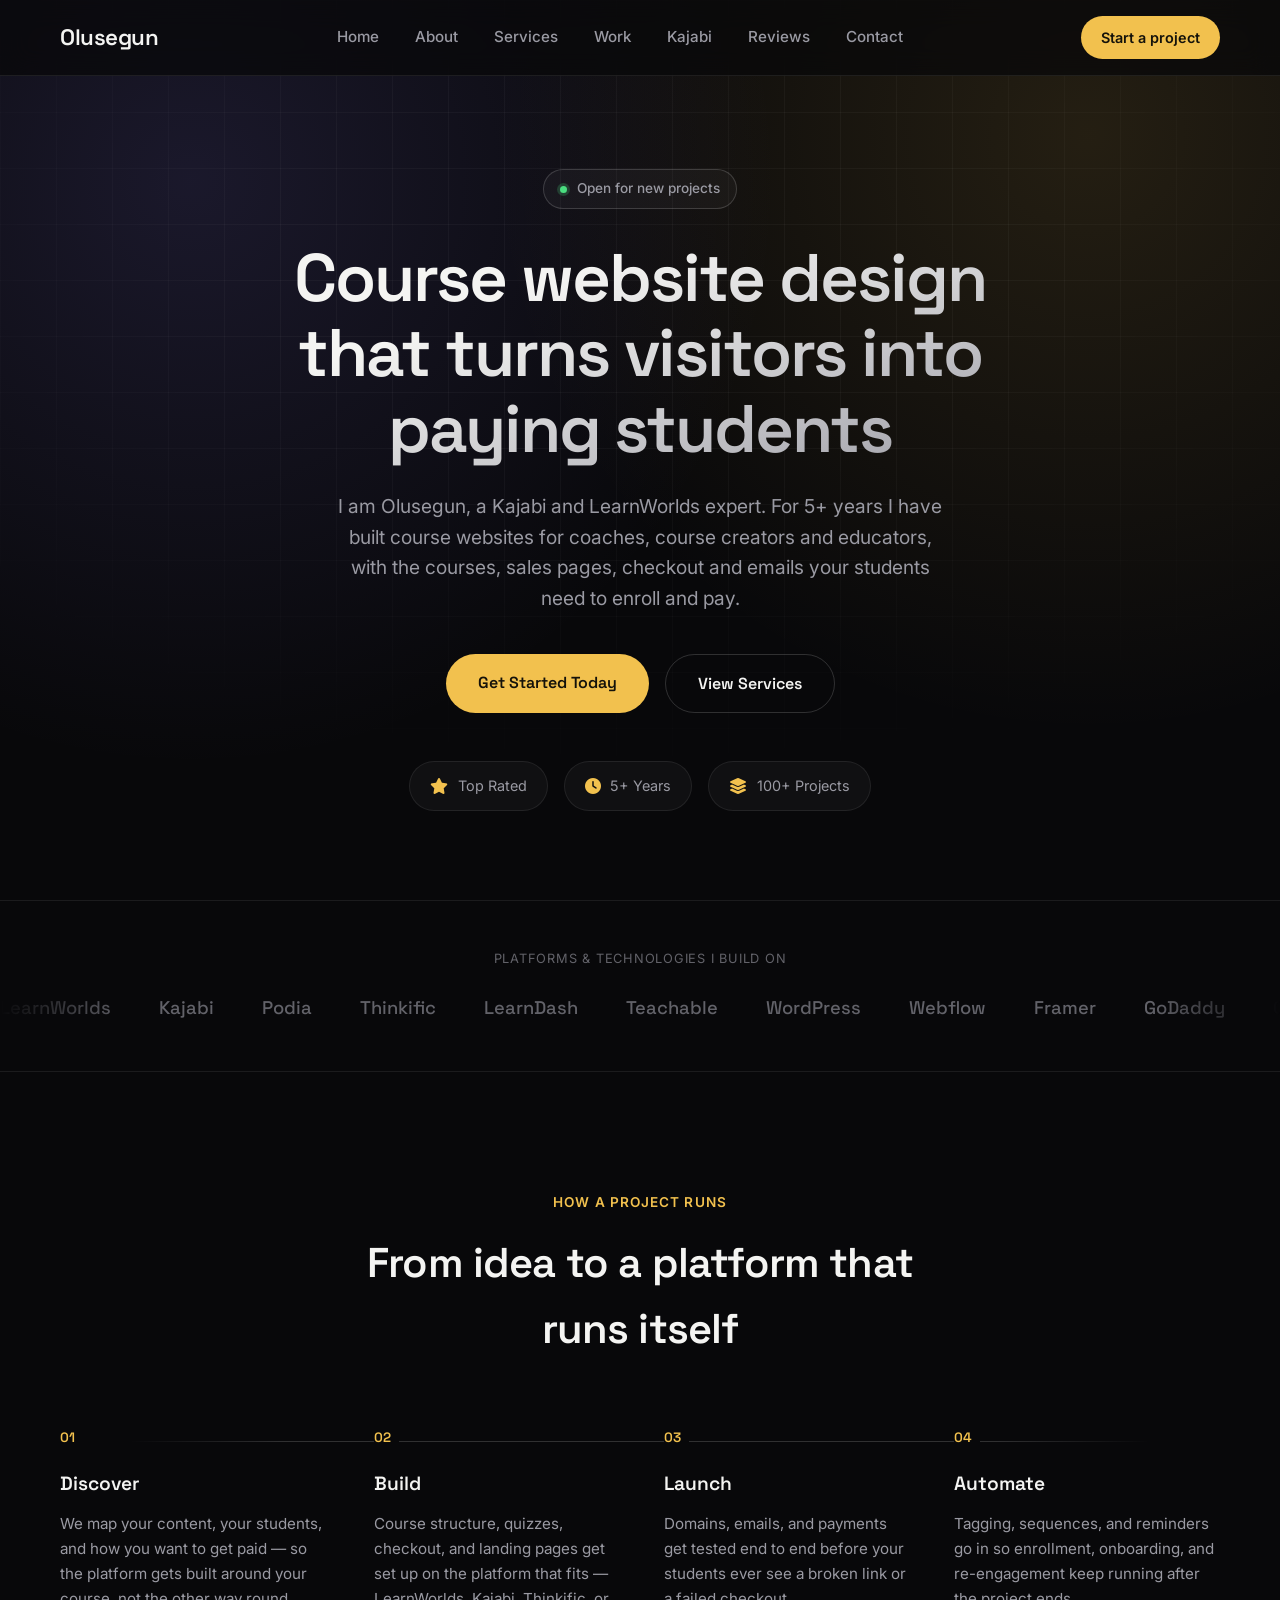
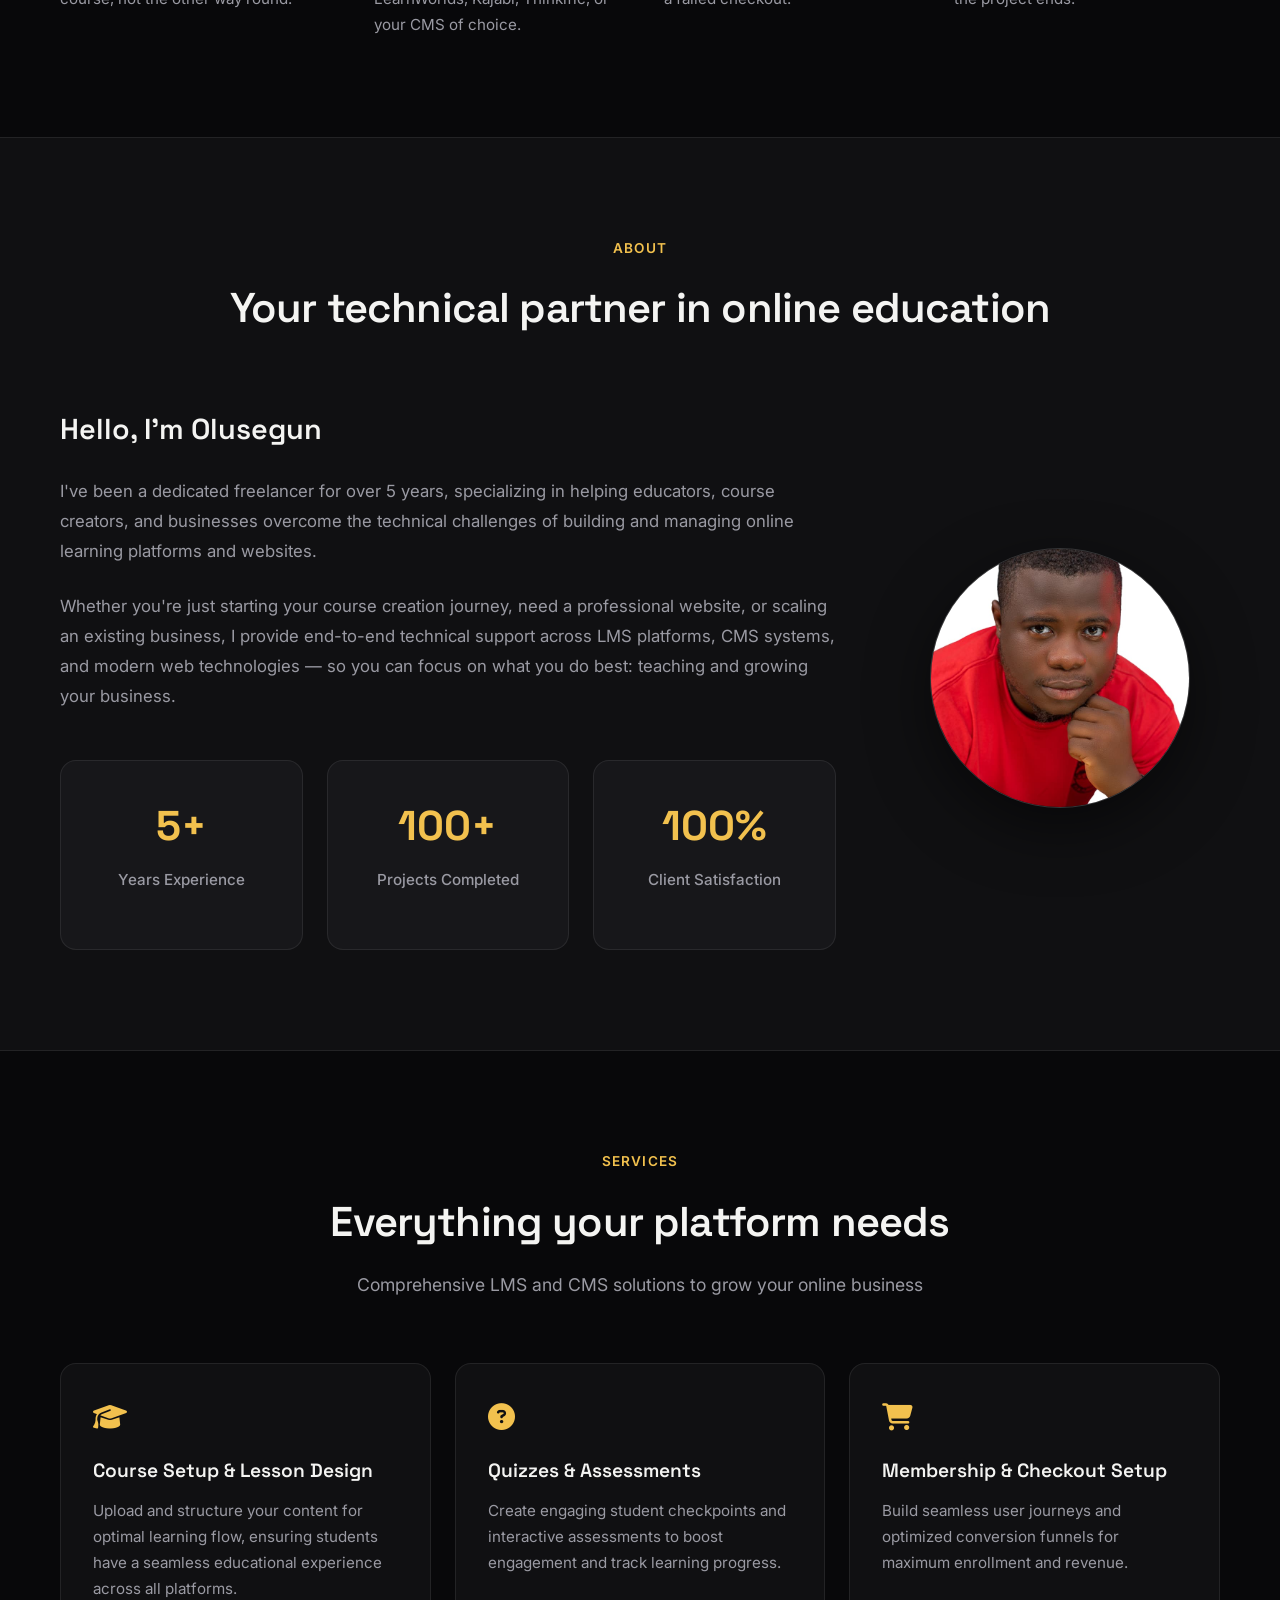
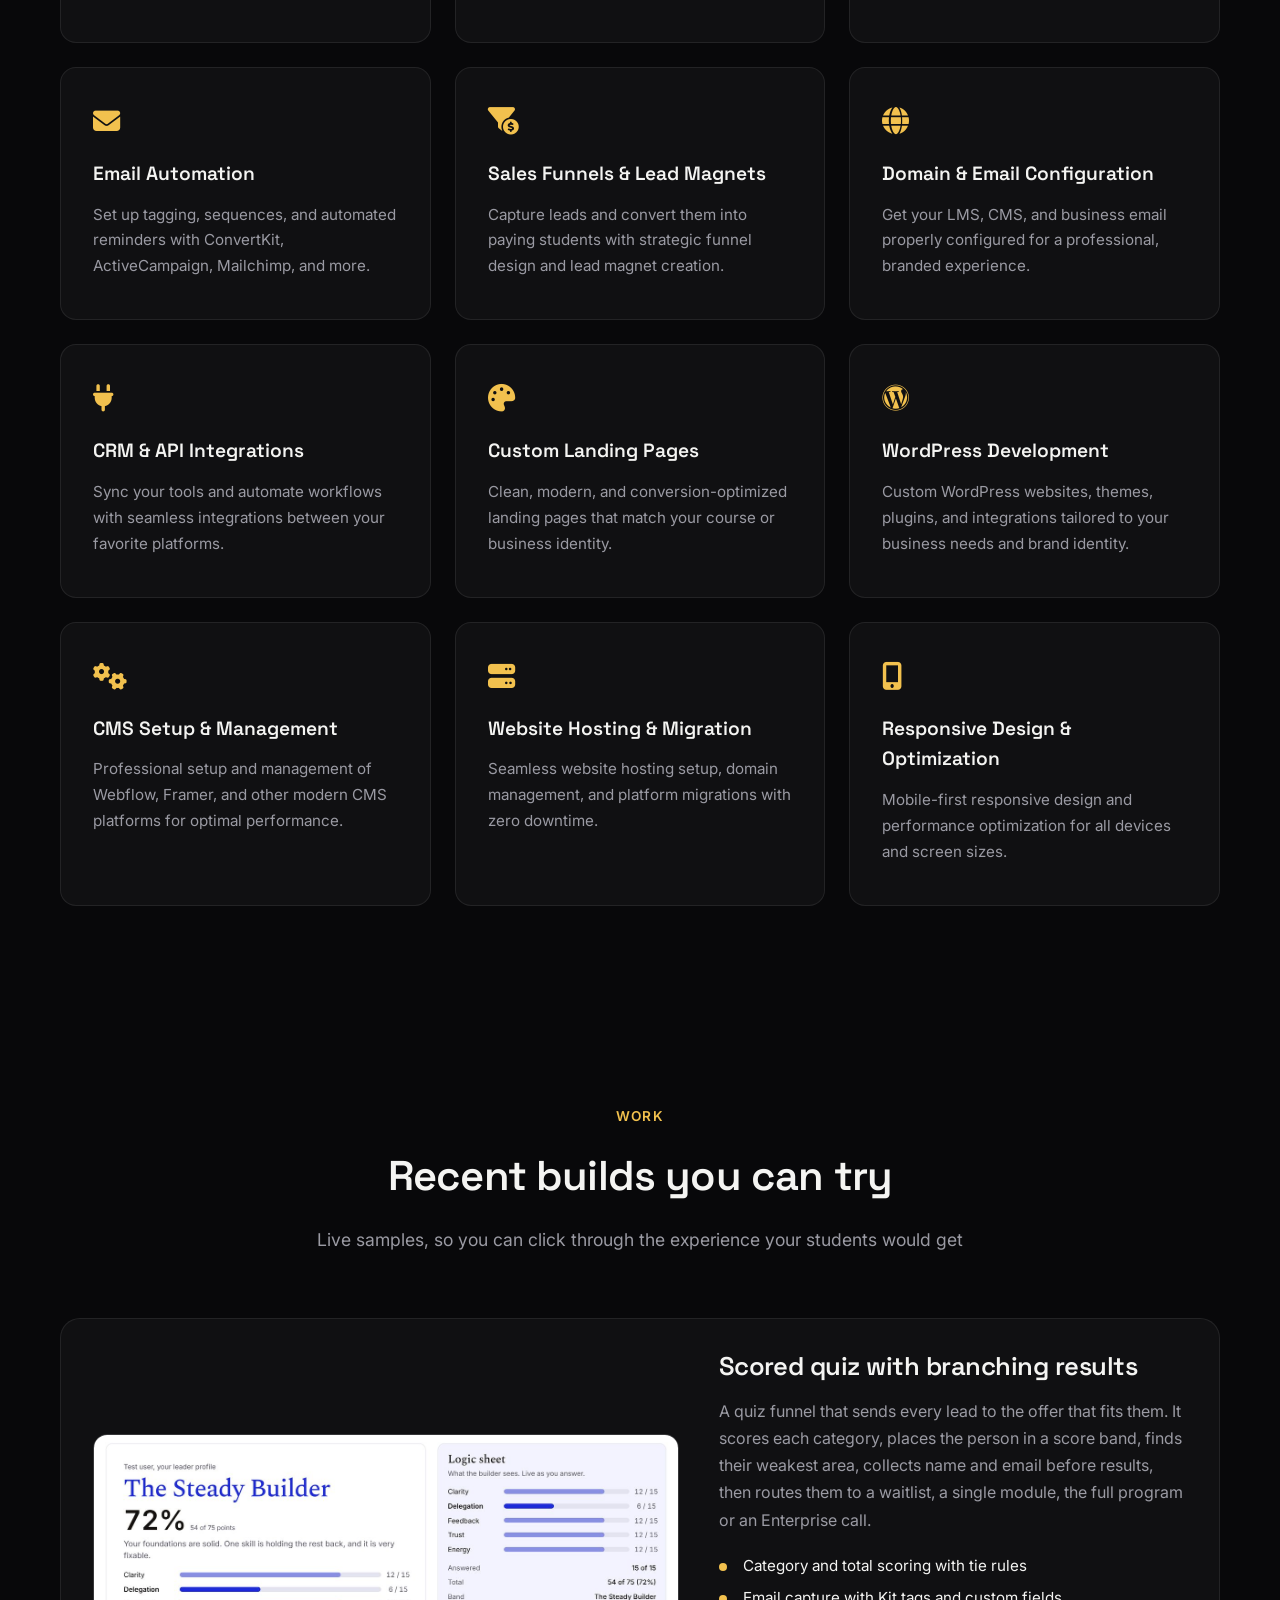
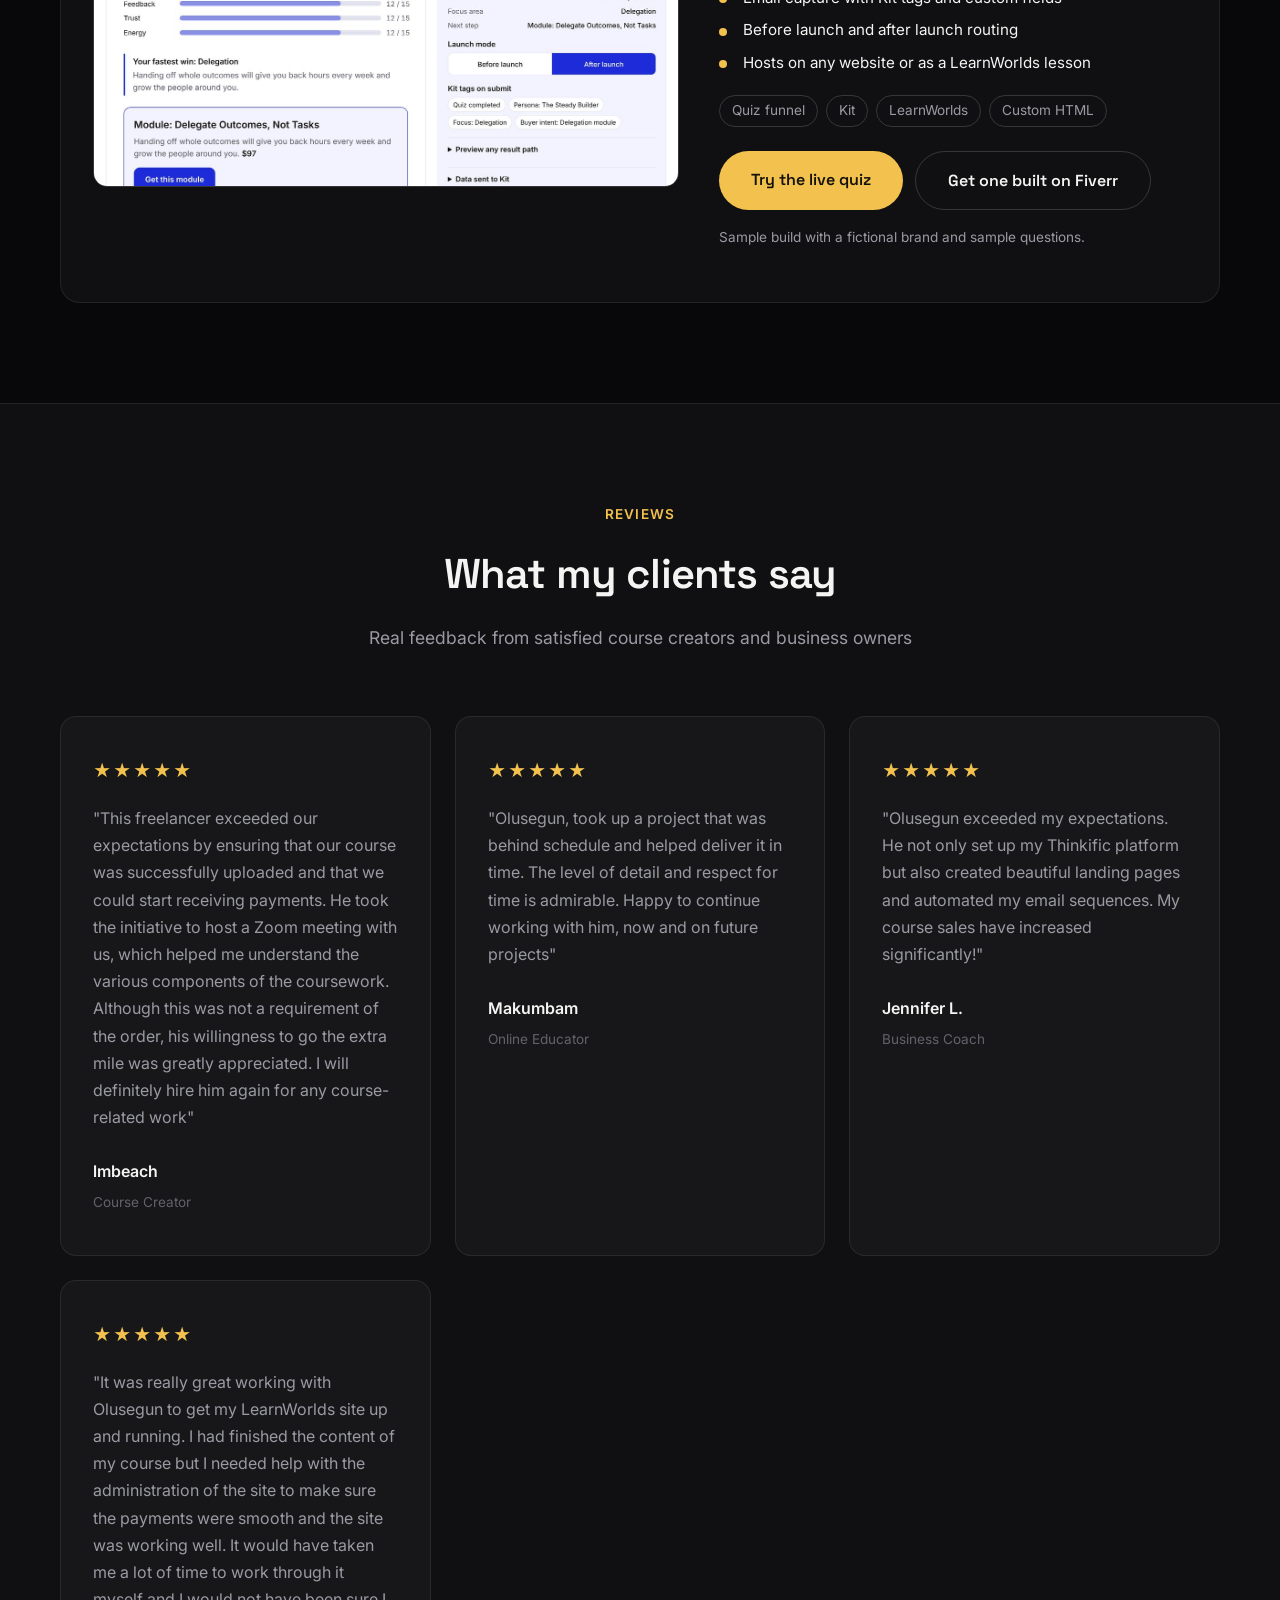
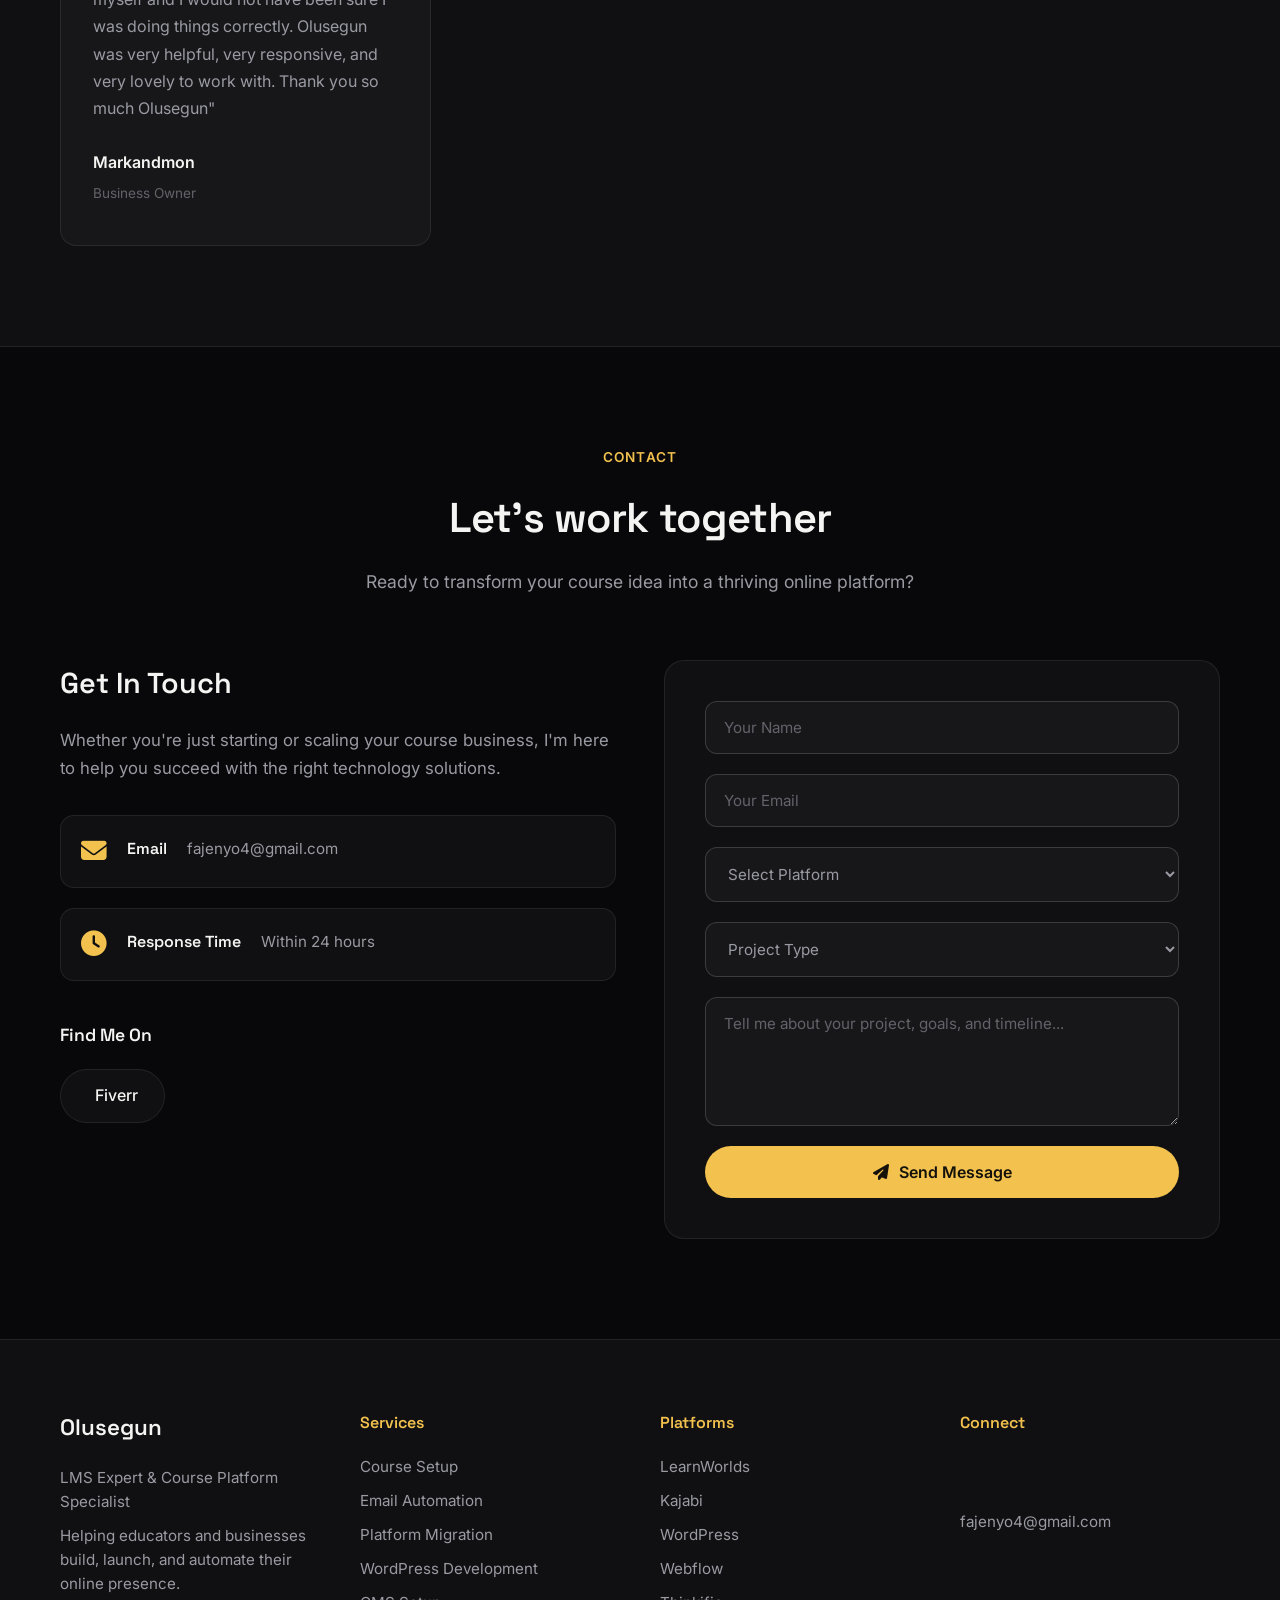
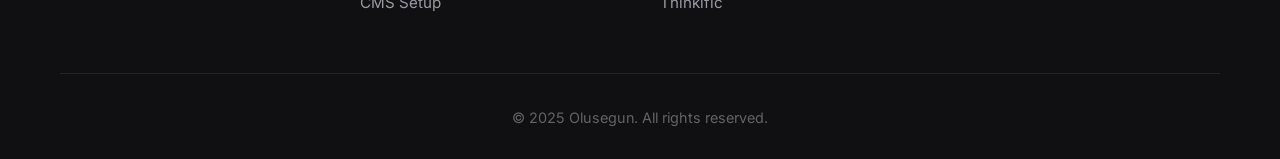
<file: index.html>
<!DOCTYPE html>
<html lang="en">
<head>
    <!-- Google Analytics -->
    <script async src="https://www.googletagmanager.com/gtag/js?id=G-HHCS1JF4HY"></script>
    <script>
        window.dataLayer = window.dataLayer || [];
        function gtag(){dataLayer.push(arguments);}
        gtag('js', new Date());
        gtag('config', 'G-HHCS1JF4HY');
        // Track clicks on any Fiverr link as a lead event
        document.addEventListener('click', function (e) {
            var link = e.target.closest ? e.target.closest('a[href*="fiverr.com"]') : null;
            if (!link) return;
            gtag('event', 'fiverr_click', {
                link_url: link.href,
                link_text: (link.textContent || '').trim().slice(0, 60),
                page_path: location.pathname,
                transport_type: 'beacon'
            });
        });
    </script>
    <meta charset="UTF-8">
    <meta name="viewport" content="width=device-width, initial-scale=1.0">
    <title>Kajabi &amp; LearnWorlds Expert | Course Website Design | Olusegun</title>
    <meta name="description" content="I design and build Kajabi and LearnWorlds course websites for coaches and educators: courses, sales pages, checkout and emails, all tested before launch.">
    <meta name="theme-color" content="#08080a">
    <link rel="preconnect" href="https://fonts.googleapis.com">
    <link rel="preconnect" href="https://fonts.gstatic.com" crossorigin>
    <link href="https://fonts.googleapis.com/css2?family=Space+Grotesk:wght@500;600;700&family=Inter:wght@300;400;500;600;700&display=swap" rel="stylesheet">
    <link rel="stylesheet" href="https://cdnjs.cloudflare.com/ajax/libs/font-awesome/6.4.0/css/all.min.css">
    <link rel="stylesheet" href="styles.css">
</head>
<body>
    <nav class="navbar">
        <div class="container">
            <div class="nav-logo"><h3>Olusegun</h3></div>
            <div class="nav-menu" id="navMenu">
                <a href="#home">Home</a>
                <a href="#about">About</a>
                <a href="#services">Services</a>
                <a href="#work">Work</a>
                <a href="/kajabi-expert">Kajabi</a>
                <a href="#testimonials">Reviews</a>
                <a href="#contact">Contact</a>
            </div>
            <a href="#contact" class="nav-cta">Start a project</a>
            <div class="nav-toggle" id="navToggle">
                <span></span><span></span><span></span>
            </div>
        </div>
    </nav>

    <section id="home" class="hero">
        <div class="container">
            <div class="hero-content">
                <a href="#contact" class="eyebrow">
                    <span class="eyebrow-dot"></span> Open for new projects
                </a>
                <h1>Course website design that turns visitors into paying students</h1>
                <p>I am Olusegun, a Kajabi and LearnWorlds expert. For 5+ years I have built course websites for coaches, course creators and educators, with the courses, sales pages, checkout and emails your students need to enroll and pay.</p>
                <div class="hero-buttons">
                    <a href="#contact" class="btn-primary">Get Started Today</a>
                    <a href="#services" class="btn-secondary">View Services</a>
                </div>
                <div class="badges">
                    <div><i class="fas fa-star"></i> Top Rated</div>
                    <div><i class="fas fa-clock"></i> 5+ Years</div>
                    <div><i class="fas fa-layer-group"></i> 100+ Projects</div>
                </div>
            </div>
        </div>
    </section>

    <section class="marquee-section">
        <div class="marquee-label">Platforms &amp; technologies I build on</div>
        <div class="marquee">
            <div class="marquee-track">
                <span>LearnWorlds</span><span>Kajabi</span><span>Podia</span><span>Thinkific</span>
                <span>LearnDash</span><span>Teachable</span><span>WordPress</span><span>Webflow</span>
                <span>Framer</span><span>GoDaddy</span><span>ConvertKit</span><span>ActiveCampaign</span>
                <span>Mailchimp</span><span>Elementor</span><span>Divi</span><span>Shopify</span>
                <span>WooCommerce</span><span>Squarespace</span>
            </div>
            <div class="marquee-track" aria-hidden="true">
                <span>LearnWorlds</span><span>Kajabi</span><span>Podia</span><span>Thinkific</span>
                <span>LearnDash</span><span>Teachable</span><span>WordPress</span><span>Webflow</span>
                <span>Framer</span><span>GoDaddy</span><span>ConvertKit</span><span>ActiveCampaign</span>
                <span>Mailchimp</span><span>Elementor</span><span>Divi</span><span>Shopify</span>
                <span>WooCommerce</span><span>Squarespace</span>
            </div>
        </div>
    </section>

    <section class="process">
        <div class="container">
            <p class="eyebrow-label">How a project runs</p>
            <h2>From idea to a platform that runs itself</h2>
            <div class="process-grid">
                <div class="process-step">
                    <span class="process-index">01</span>
                    <h3>Discover</h3>
                    <p>We map your content, your students, and how you want to get paid — so the platform gets built around your course, not the other way round.</p>
                </div>
                <div class="process-step">
                    <span class="process-index">02</span>
                    <h3>Build</h3>
                    <p>Course structure, quizzes, checkout, and landing pages get set up on the platform that fits — LearnWorlds, Kajabi, Thinkific, or your CMS of choice.</p>
                </div>
                <div class="process-step">
                    <span class="process-index">03</span>
                    <h3>Launch</h3>
                    <p>Domains, emails, and payments get tested end to end before your students ever see a broken link or a failed checkout.</p>
                </div>
                <div class="process-step">
                    <span class="process-index">04</span>
                    <h3>Automate</h3>
                    <p>Tagging, sequences, and reminders go in so enrollment, onboarding, and re-engagement keep running after the project ends.</p>
                </div>
            </div>
        </div>
    </section>

    <section id="about" class="about">
        <div class="container">
            <p class="eyebrow-label">About</p>
            <h2>Your technical partner in online education</h2>
            <div class="about-content">
                <div class="about-text">
                    <h3>Hello, I'm Olusegun</h3>
                    <p>I've been a dedicated freelancer for over 5 years, specializing in helping educators, course creators, and businesses overcome the technical challenges of building and managing online learning platforms and websites.</p>
                    <p>Whether you're just starting your course creation journey, need a professional website, or scaling an existing business, I provide end-to-end technical support across LMS platforms, CMS systems, and modern web technologies — so you can focus on what you do best: teaching and growing your business.</p>
                    <div class="stats">
                        <div><h4>5+</h4><p>Years Experience</p></div>
                        <div><h4>100+</h4><p>Projects Completed</p></div>
                        <div><h4>100%</h4><p>Client Satisfaction</p></div>
                    </div>
                </div>
                <div class="about-image">
                    <img src="profile.jpg" alt="Olusegun - LMS Expert" class="profile-image">
                </div>
            </div>
        </div>
    </section>

    <section id="services" class="services">
        <div class="container">
            <p class="eyebrow-label">Services</p>
            <h2>Everything your platform needs</h2>
            <p class="subtitle">Comprehensive LMS and CMS solutions to grow your online business</p>
            <div class="services-grid">
                <div class="service-card">
                    <i class="fas fa-graduation-cap"></i>
                    <h3>Course Setup &amp; Lesson Design</h3>
                    <p>Upload and structure your content for optimal learning flow, ensuring students have a seamless educational experience across all platforms.</p>
                </div>
                <div class="service-card">
                    <i class="fas fa-question-circle"></i>
                    <h3>Quizzes &amp; Assessments</h3>
                    <p>Create engaging student checkpoints and interactive assessments to boost engagement and track learning progress.</p>
                </div>
                <div class="service-card">
                    <i class="fas fa-shopping-cart"></i>
                    <h3>Membership &amp; Checkout Setup</h3>
                    <p>Build seamless user journeys and optimized conversion funnels for maximum enrollment and revenue.</p>
                </div>
                <div class="service-card">
                    <i class="fas fa-envelope"></i>
                    <h3>Email Automation</h3>
                    <p>Set up tagging, sequences, and automated reminders with ConvertKit, ActiveCampaign, Mailchimp, and more.</p>
                </div>
                <div class="service-card">
                    <i class="fas fa-funnel-dollar"></i>
                    <h3>Sales Funnels &amp; Lead Magnets</h3>
                    <p>Capture leads and convert them into paying students with strategic funnel design and lead magnet creation.</p>
                </div>
                <div class="service-card">
                    <i class="fas fa-globe"></i>
                    <h3>Domain &amp; Email Configuration</h3>
                    <p>Get your LMS, CMS, and business email properly configured for a professional, branded experience.</p>
                </div>
                <div class="service-card">
                    <i class="fas fa-plug"></i>
                    <h3>CRM &amp; API Integrations</h3>
                    <p>Sync your tools and automate workflows with seamless integrations between your favorite platforms.</p>
                </div>
                <div class="service-card">
                    <i class="fas fa-palette"></i>
                    <h3>Custom Landing Pages</h3>
                    <p>Clean, modern, and conversion-optimized landing pages that match your course or business identity.</p>
                </div>
                <div class="service-card">
                    <i class="fab fa-wordpress"></i>
                    <h3>WordPress Development</h3>
                    <p>Custom WordPress websites, themes, plugins, and integrations tailored to your business needs and brand identity.</p>
                </div>
                <div class="service-card">
                    <i class="fas fa-cogs"></i>
                    <h3>CMS Setup &amp; Management</h3>
                    <p>Professional setup and management of Webflow, Framer, and other modern CMS platforms for optimal performance.</p>
                </div>
                <div class="service-card">
                    <i class="fas fa-server"></i>
                    <h3>Website Hosting &amp; Migration</h3>
                    <p>Seamless website hosting setup, domain management, and platform migrations with zero downtime.</p>
                </div>
                <div class="service-card">
                    <i class="fas fa-mobile-alt"></i>
                    <h3>Responsive Design &amp; Optimization</h3>
                    <p>Mobile-first responsive design and performance optimization for all devices and screen sizes.</p>
                </div>
            </div>
        </div>
    </section>

    <section id="work" class="work">
        <div class="container">
            <p class="eyebrow-label">Work</p>
            <h2>Recent builds you can try</h2>
            <p class="subtitle">Live samples, so you can click through the experience your students would get</p>
            <article class="work-feature">
                <a class="work-shot" href="https://leadership-scorecard-demo.netlify.app/" target="_blank" rel="noopener">
                    <img src="work-scorecard.jpg" width="1280" height="769" loading="lazy" alt="Team Leader Scorecard quiz showing a result profile, category scores and the live logic sheet">
                </a>
                <div class="work-body">
                    <h3>Scored quiz with branching results</h3>
                    <p>A quiz funnel that sends every lead to the offer that fits them. It scores each category, places the person in a score band, finds their weakest area, collects name and email before results, then routes them to a waitlist, a single module, the full program or an Enterprise call.</p>
                    <ul class="work-points">
                        <li>Category and total scoring with tie rules</li>
                        <li>Email capture with Kit tags and custom fields</li>
                        <li>Before launch and after launch routing</li>
                        <li>Hosts on any website or as a LearnWorlds lesson</li>
                    </ul>
                    <div class="work-tags"><span>Quiz funnel</span><span>Kit</span><span>LearnWorlds</span><span>Custom HTML</span></div>
                    <div class="work-actions">
                        <a href="https://leadership-scorecard-demo.netlify.app/" target="_blank" rel="noopener" class="btn-primary">Try the live quiz</a>
                        <a href="https://www.fiverr.com/salesthrive" target="_blank" rel="noopener" class="btn-secondary">Get one built on Fiverr</a>
                    </div>
                    <p class="work-note">Sample build with a fictional brand and sample questions.</p>
                </div>
            </article>
        </div>
    </section>

    <section id="testimonials" class="testimonials">
        <div class="container">
            <p class="eyebrow-label">Reviews</p>
            <h2>What my clients say</h2>
            <p class="subtitle">Real feedback from satisfied course creators and business owners</p>
            <div class="testimonials-grid">
                <div class="testimonial">
                    <div class="stars">★★★★★</div>
                    <p>"This freelancer exceeded our expectations by ensuring that our course was successfully uploaded and that we could start receiving payments. He took the initiative to host a Zoom meeting with us, which helped me understand the various components of the coursework. Although this was not a requirement of the order, his willingness to go the extra mile was greatly appreciated. I will definitely hire him again for any course-related work"</p>
                    <strong>lmbeach</strong>
                    <span>Course Creator</span>
                </div>
                <div class="testimonial">
                    <div class="stars">★★★★★</div>
                    <p>"Olusegun, took up a project that was behind schedule and helped deliver it in time. The level of detail and respect for time is admirable. Happy to continue working with him, now and on future projects"</p>
                    <strong>Makumbam</strong>
                    <span>Online Educator</span>
                </div>
                <div class="testimonial">
                    <div class="stars">★★★★★</div>
                    <p>"Olusegun exceeded my expectations. He not only set up my Thinkific platform but also created beautiful landing pages and automated my email sequences. My course sales have increased significantly!"</p>
                    <strong>Jennifer L.</strong>
                    <span>Business Coach</span>
                </div>
                <div class="testimonial">
                    <div class="stars">★★★★★</div>
                    <p>"It was really great working with Olusegun to get my LearnWorlds site up and running. I had finished the content of my course but I needed help with the administration of the site to make sure the payments were smooth and the site was working well. It would have taken me a lot of time to work through it myself and I would not have been sure I was doing things correctly. Olusegun was very helpful, very responsive, and very lovely to work with. Thank you so much Olusegun"</p>
                    <strong>Markandmon</strong>
                    <span>Business Owner</span>
                </div>
            </div>
        </div>
    </section>

    <section id="contact" class="contact">
        <div class="container">
            <p class="eyebrow-label">Contact</p>
            <h2>Let's work together</h2>
            <p class="subtitle">Ready to transform your course idea into a thriving online platform?</p>
            <div class="contact-grid">
                <div class="contact-info">
                    <h3>Get In Touch</h3>
                    <p>Whether you're just starting or scaling your course business, I'm here to help you succeed with the right technology solutions.</p>
                    <div class="contact-methods">
                        <div><i class="fas fa-envelope"></i><div><h4>Email</h4><p>fajenyo4@gmail.com</p></div></div>
                        <div><i class="fas fa-clock"></i><div><h4>Response Time</h4><p>Within 24 hours</p></div></div>
                    </div>
                    <div class="platform-links">
                        <h4>Find Me On</h4>
                        <a href="https://www.fiverr.com/salesthrive" target="_blank" class="platform-btn">
                            <i class="fab fa-fiverr"></i> Fiverr
                        </a>
                    </div>
                </div>
                <form id="contactForm" class="contact-form">
                    <input type="text" name="name" placeholder="Your Name" required>
                    <input type="email" name="email" placeholder="Your Email" required>
                    <select name="platform" required>
                        <option value="">Select Platform</option>
                        <option>LearnWorlds</option>
                        <option>Kajabi</option>
                        <option>Thinkific</option>
                        <option>Teachable</option>
                        <option>Podia</option>
                        <option>LearnDash</option>
                        <option>WordPress</option>
                        <option>Webflow</option>
                        <option>Framer</option>
                        <option>GoDaddy</option>
                        <option>Other</option>
                    </select>
                    <select name="project" required>
                        <option value="">Project Type</option>
                        <option>Platform Setup</option>
                        <option>Platform Migration</option>
                        <option>Email Automation</option>
                        <option>Landing Page Design</option>
                        <option>WordPress Development</option>
                        <option>CMS Setup</option>
                        <option>Website Hosting</option>
                        <option>CRM Integration</option>
                        <option>Consultation</option>
                        <option>Other</option>
                    </select>
                    <textarea name="message" rows="5" placeholder="Tell me about your project, goals, and timeline..." required></textarea>
                    <button type="submit" class="btn-primary"><i class="fas fa-paper-plane"></i> Send Message</button>
                </form>
            </div>
        </div>
    </section>

    <footer>
        <div class="container">
            <div class="footer-content">
                <div>
                    <h3>Olusegun</h3>
                    <p>LMS Expert &amp; Course Platform Specialist</p>
                    <p>Helping educators and businesses build, launch, and automate their online presence.</p>
                </div>
                <div>
                    <h4>Services</h4>
                    <p>Course Setup</p>
                    <p>Email Automation</p>
                    <p>Platform Migration</p>
                    <p>WordPress Development</p>
                    <p>CMS Setup</p>
                </div>
                <div>
                    <h4>Platforms</h4>
                    <p>LearnWorlds</p>
                    <p><a href="/kajabi-expert" style="font-size:inherit;margin:0;text-decoration:none;">Kajabi</a></p>
                    <p>WordPress</p>
                    <p>Webflow</p>
                    <p>Thinkific</p>
                </div>
                <div>
                    <h4>Connect</h4>
                    <a href="https://www.fiverr.com/salesthrive" target="_blank"><i class="fab fa-fiverr"></i></a>
                    <p style="margin-top: 1rem;">fajenyo4@gmail.com</p>
                </div>
            </div>
            <p class="footer-bottom">&copy; 2025 Olusegun. All rights reserved.</p>
        </div>
    </footer>

    <script src="script.js"></script>
</body>
</html>
</file>
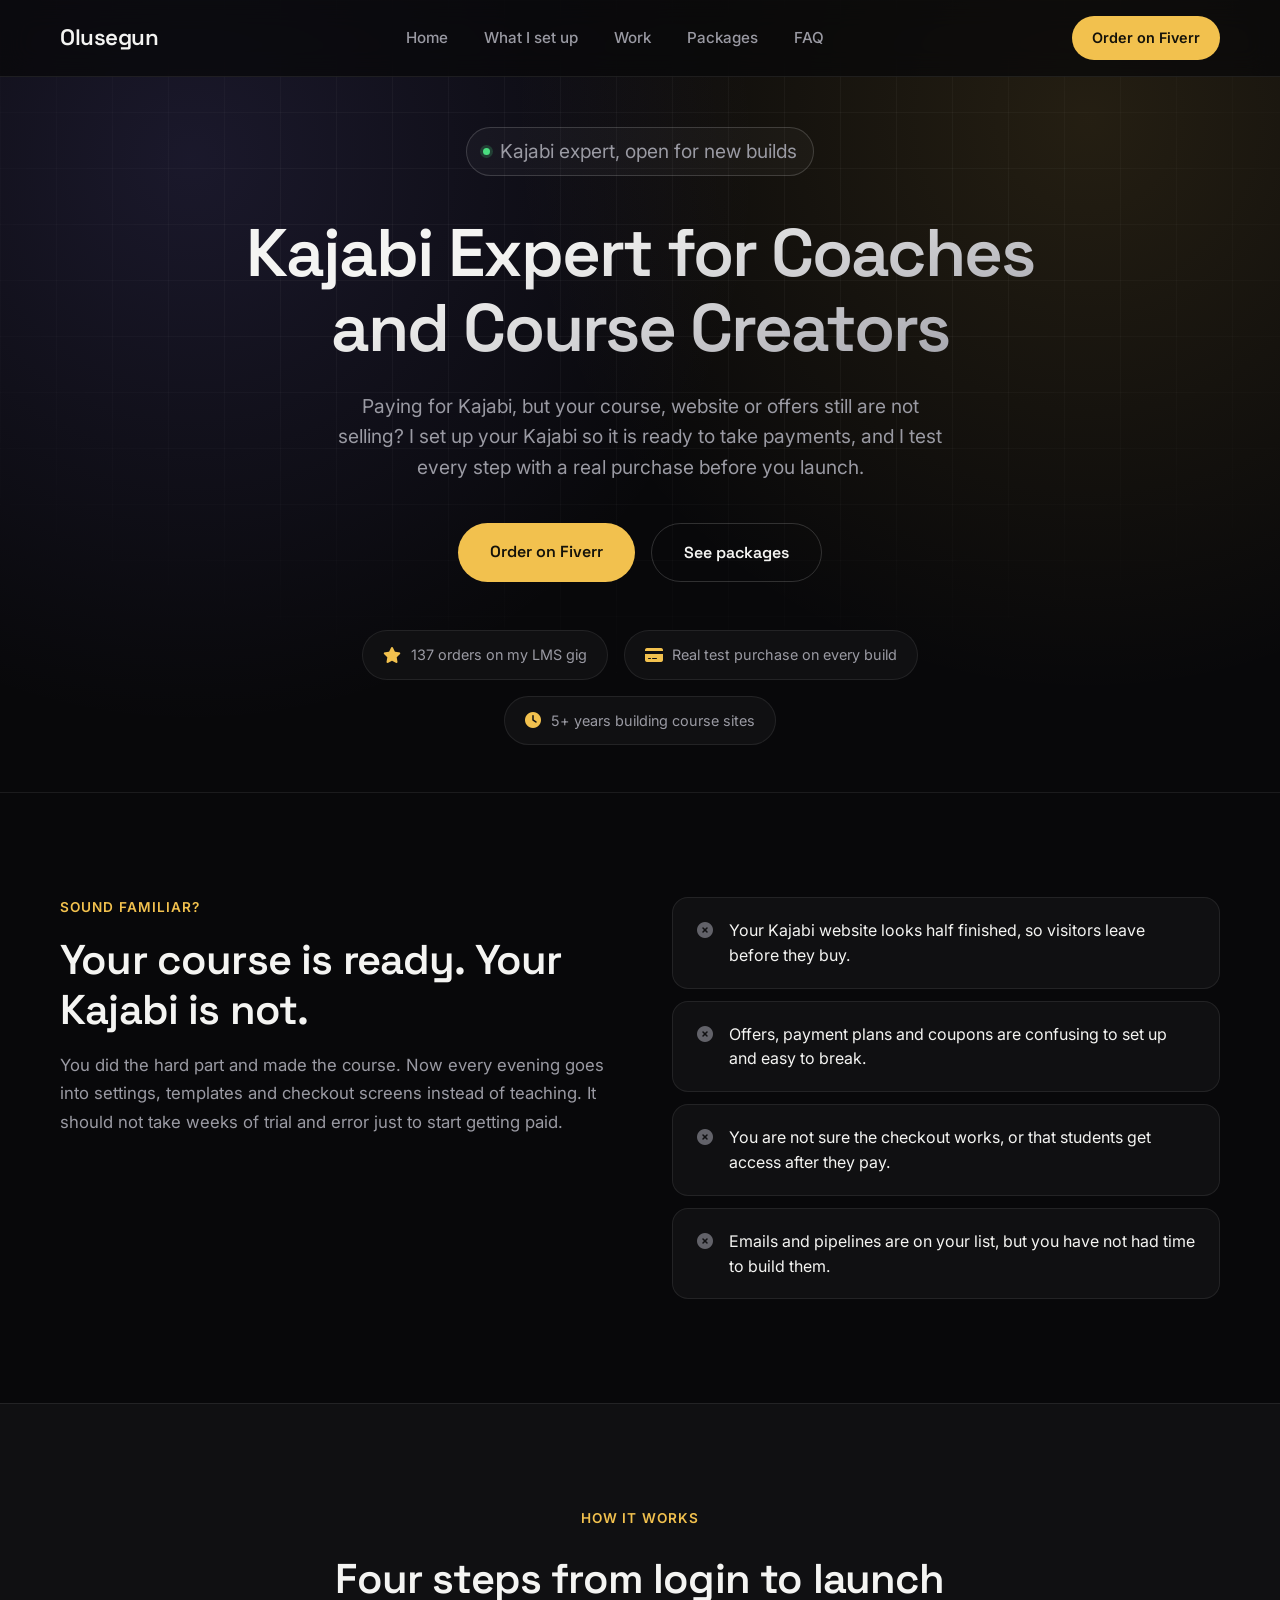
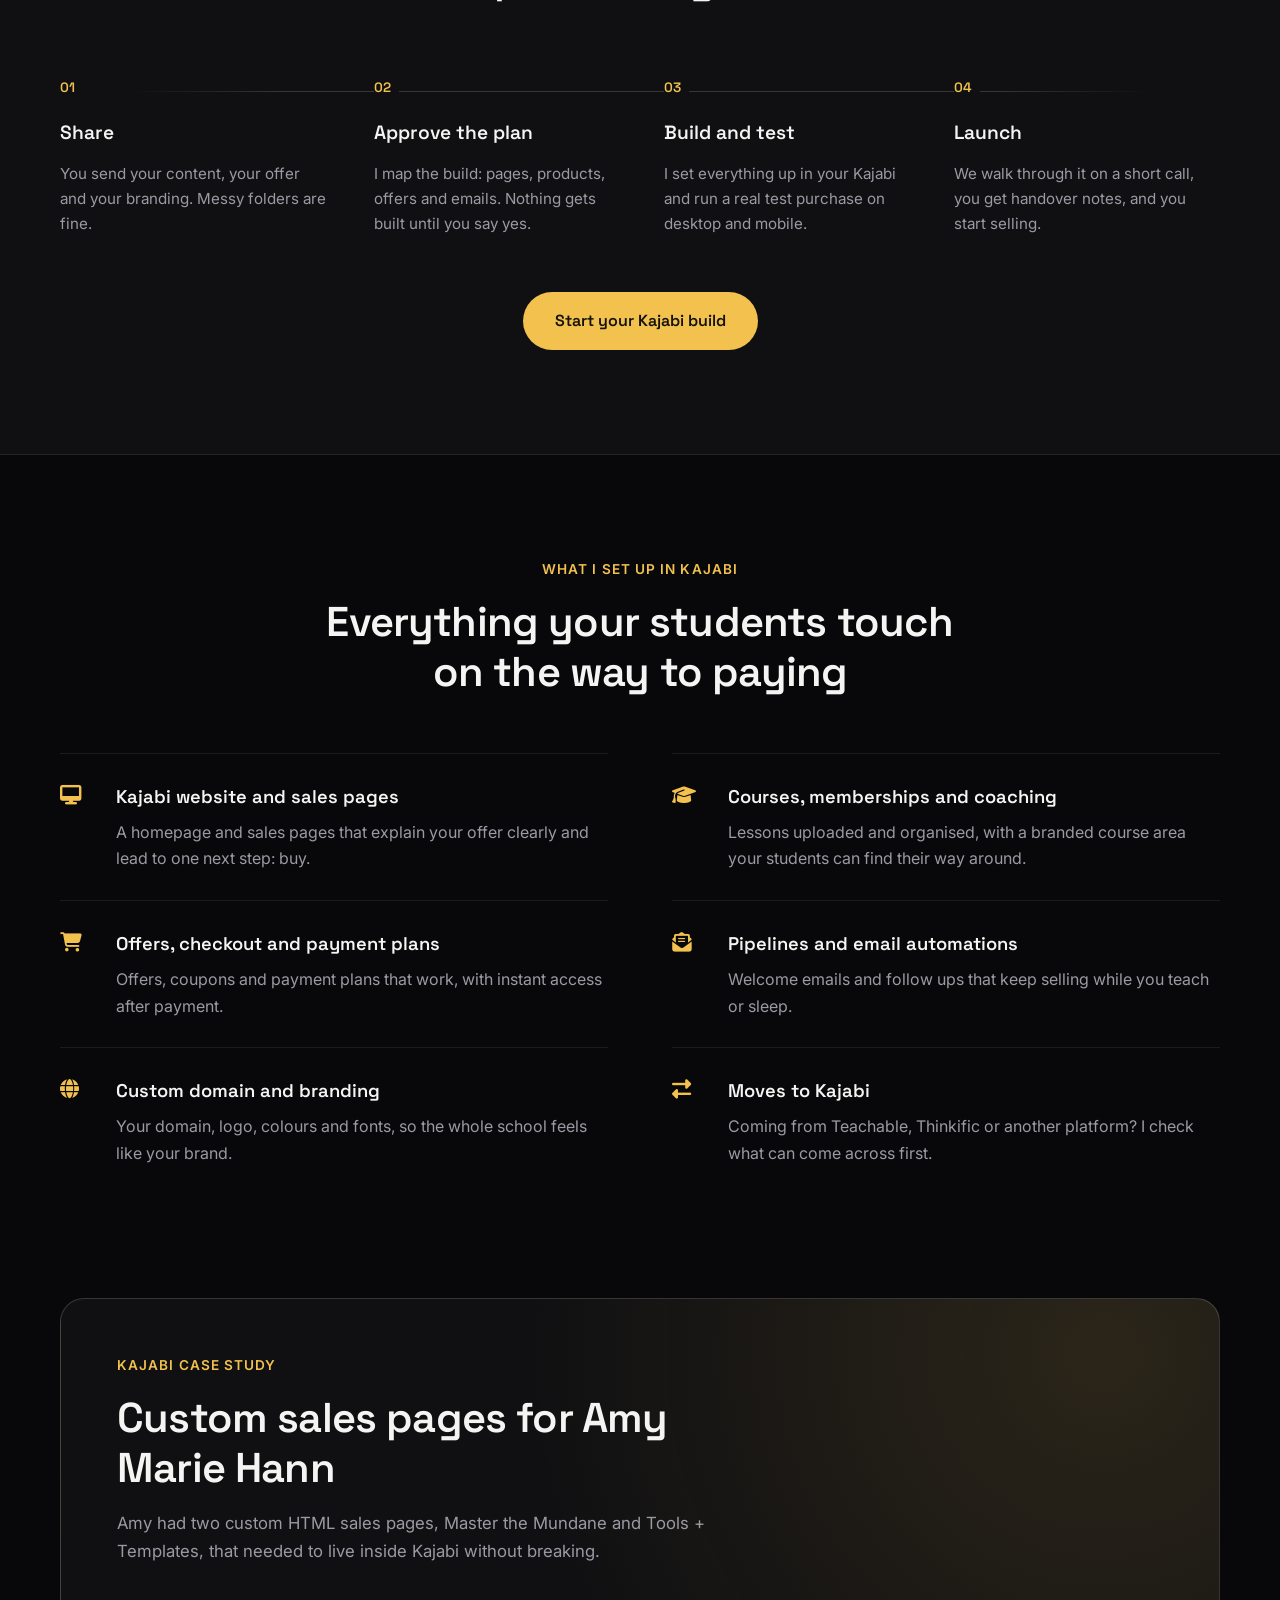
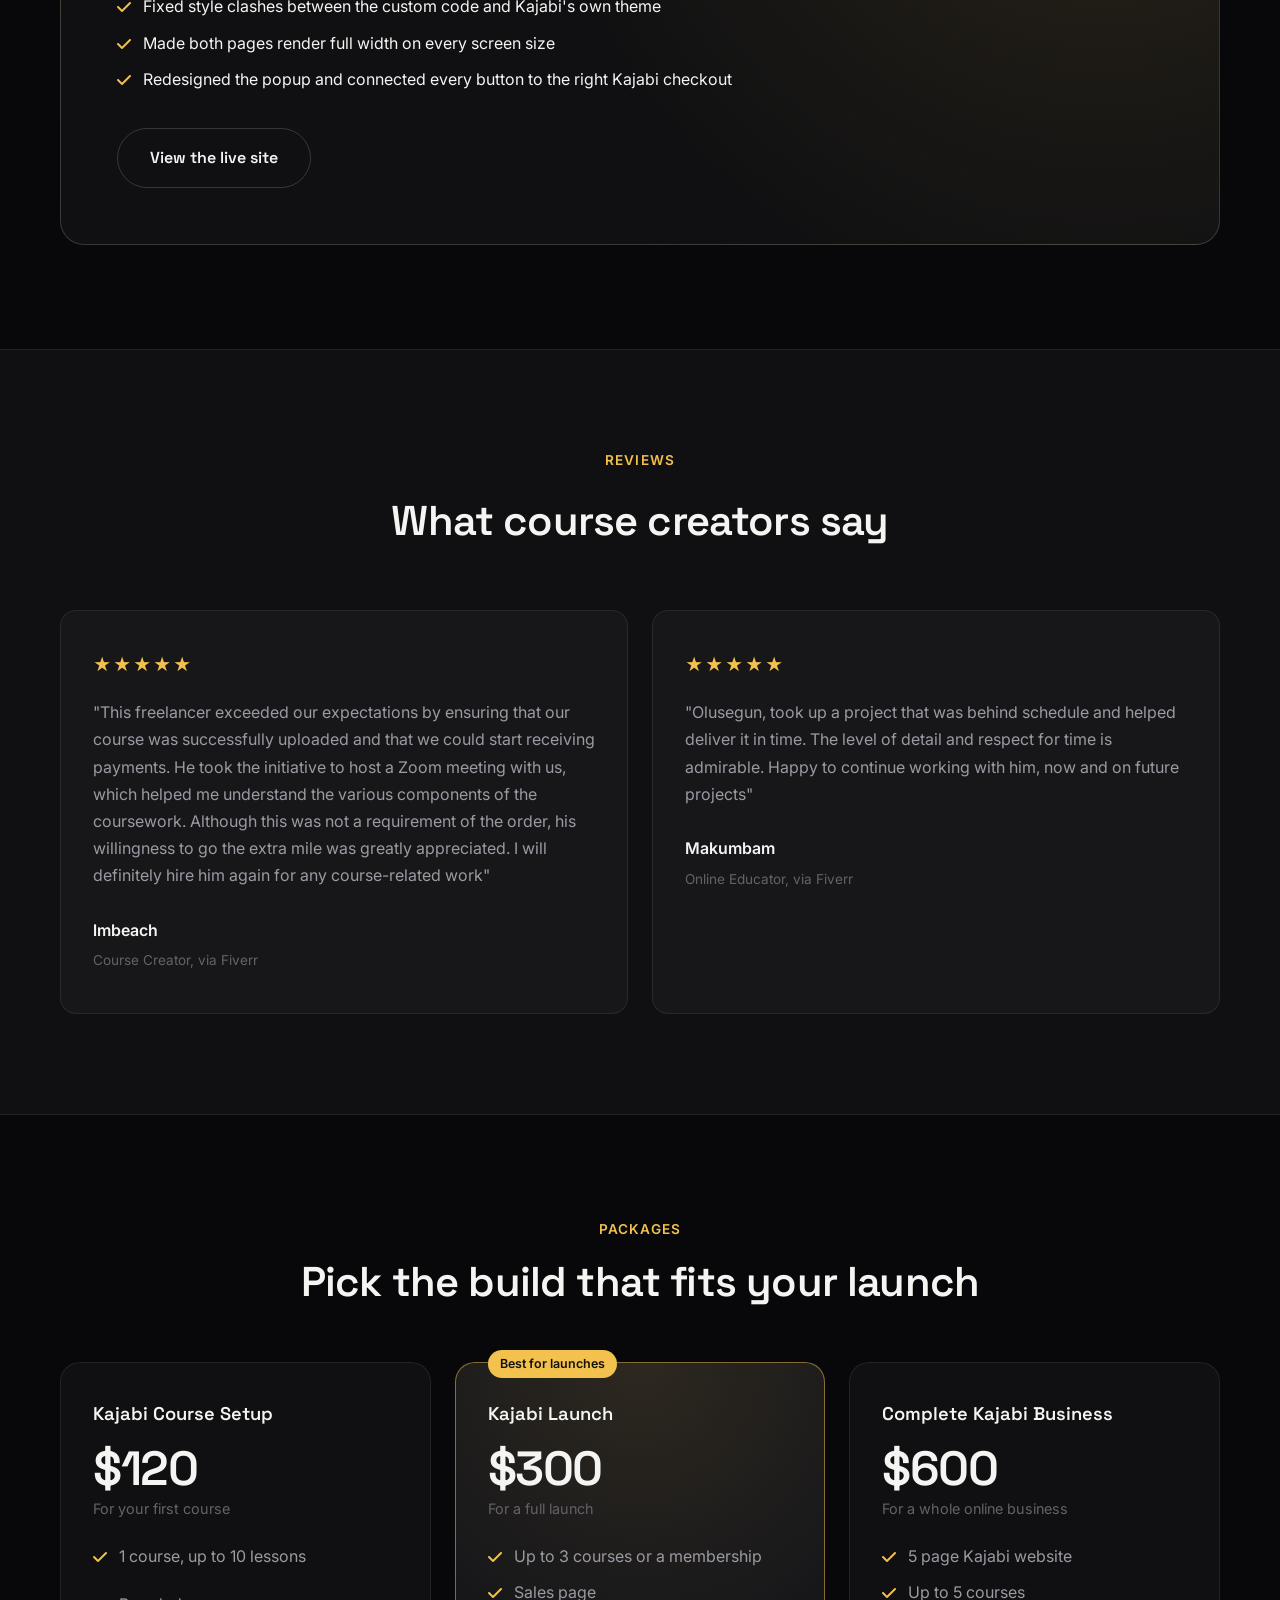
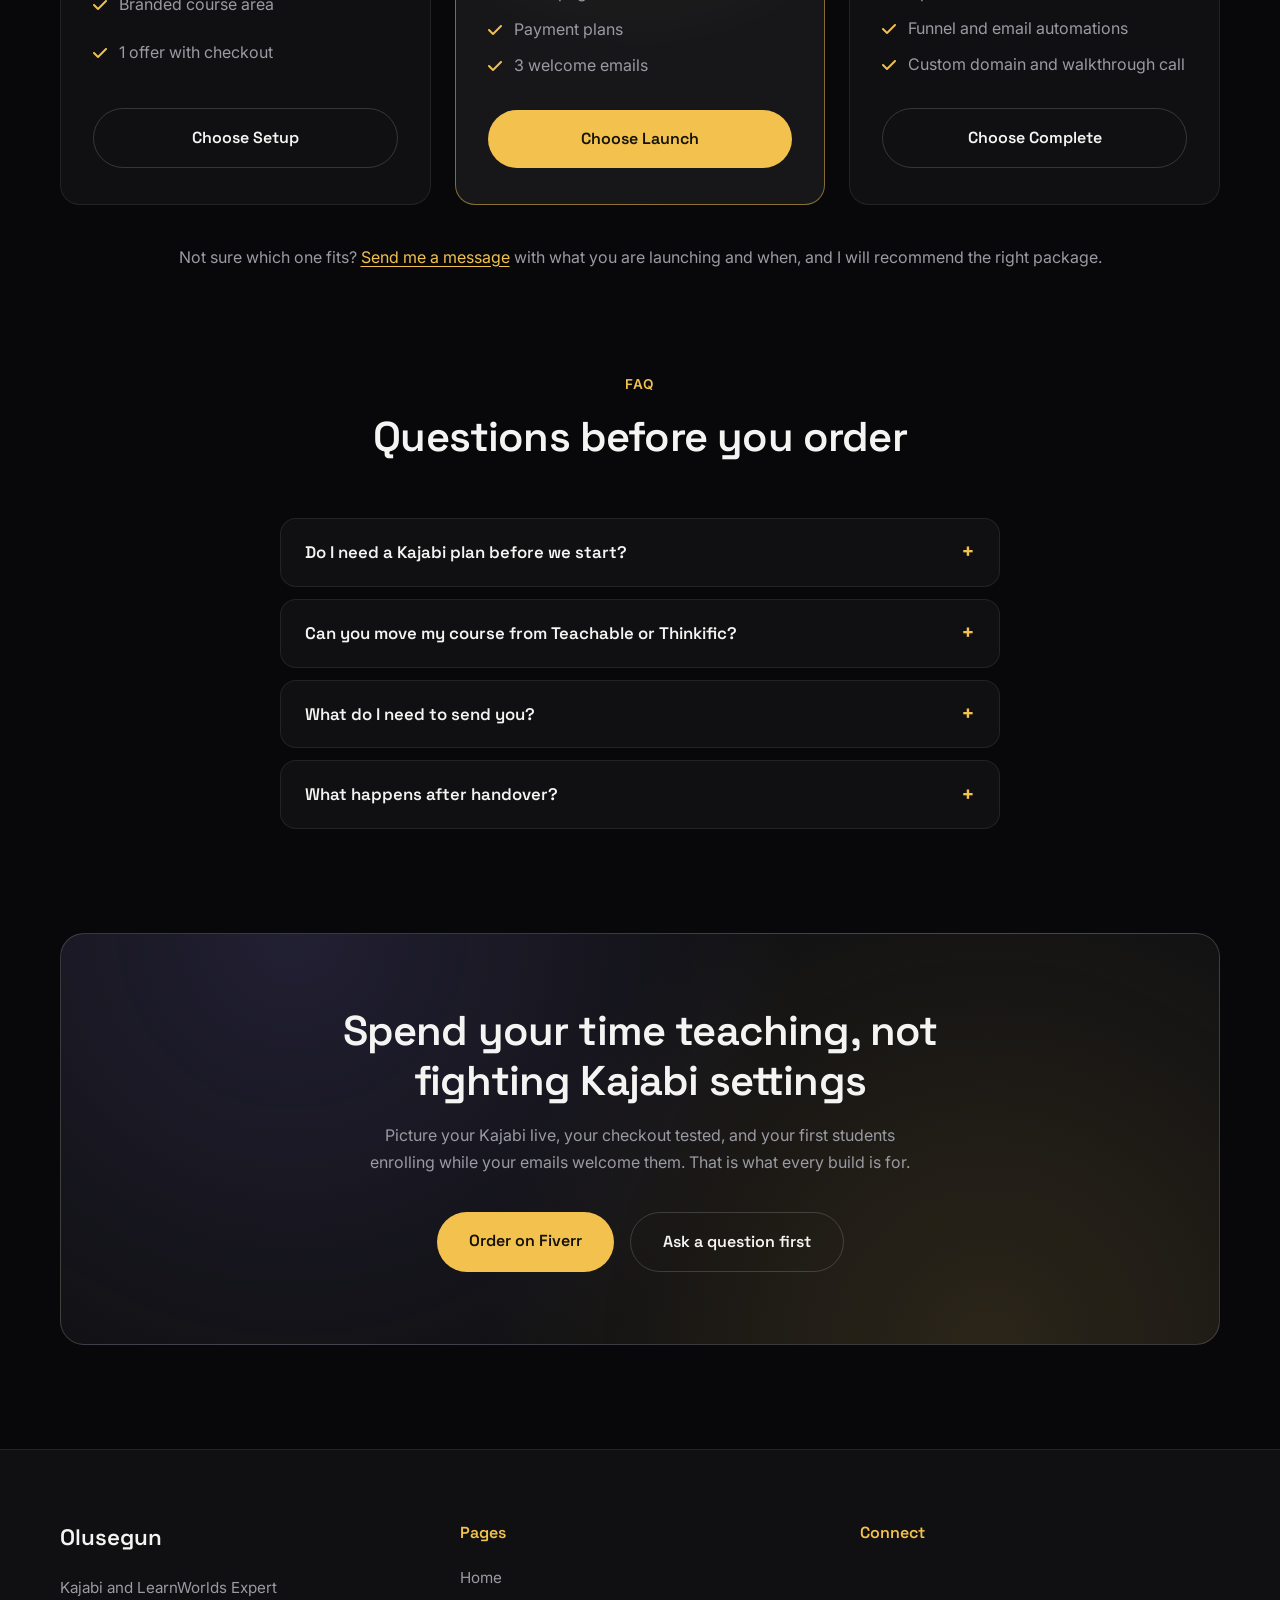
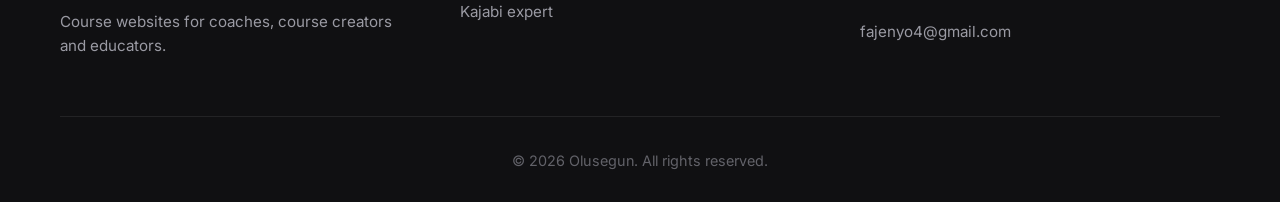
<file: kajabi-expert.html>
<!DOCTYPE html>
<html lang="en">
<head>
    <!-- Google Analytics -->
    <script async src="https://www.googletagmanager.com/gtag/js?id=G-HHCS1JF4HY"></script>
    <script>
        window.dataLayer = window.dataLayer || [];
        function gtag(){dataLayer.push(arguments);}
        gtag('js', new Date());
        gtag('config', 'G-HHCS1JF4HY');
        // Track clicks on any Fiverr link as a lead event
        document.addEventListener('click', function (e) {
            var link = e.target.closest ? e.target.closest('a[href*="fiverr.com"]') : null;
            if (!link) return;
            gtag('event', 'fiverr_click', {
                link_url: link.href,
                link_text: (link.textContent || '').trim().slice(0, 60),
                page_path: location.pathname,
                transport_type: 'beacon'
            });
        });
    </script>
    <meta charset="UTF-8">
    <meta name="viewport" content="width=device-width, initial-scale=1.0">
    <title>Kajabi Expert for Coaches and Course Creators | Olusegun</title>
    <meta name="description" content="Kajabi expert for coaches and course creators. I set up your Kajabi website, courses, offers, checkout and emails, and test everything with a real purchase before launch.">
    <link rel="canonical" href="https://olusegun-portfolio-kohl.vercel.app/kajabi-expert">
    <meta property="og:title" content="Kajabi Expert for Coaches and Course Creators">
    <meta property="og:description" content="Your Kajabi website, courses, offers and emails set up and tested, ready to take payments.">
    <meta property="og:type" content="website">
    <meta property="og:url" content="https://olusegun-portfolio-kohl.vercel.app/kajabi-expert">
    <meta name="theme-color" content="#08080a">
    <link rel="preconnect" href="https://fonts.googleapis.com">
    <link rel="preconnect" href="https://fonts.gstatic.com" crossorigin>
    <link href="https://fonts.googleapis.com/css2?family=Space+Grotesk:wght@500;600;700&family=Inter:wght@300;400;500;600;700&display=swap" rel="stylesheet">
    <link rel="stylesheet" href="https://cdnjs.cloudflare.com/ajax/libs/font-awesome/6.4.0/css/all.min.css">
    <link rel="stylesheet" href="styles.css">
    <link rel="stylesheet" href="kajabi.css">
    <script type="application/ld+json">
    {
      "@context": "https://schema.org",
      "@graph": [
        {
          "@type": "Service",
          "name": "Kajabi website and course setup",
          "serviceType": "Kajabi expert",
          "provider": { "@type": "Person", "name": "Olusegun Fajenyo", "url": "https://olusegun-portfolio-kohl.vercel.app/" },
          "areaServed": "Worldwide",
          "offers": [
            { "@type": "Offer", "name": "Kajabi Course Setup", "price": "120", "priceCurrency": "USD" },
            { "@type": "Offer", "name": "Kajabi Launch", "price": "300", "priceCurrency": "USD" },
            { "@type": "Offer", "name": "Complete Kajabi Business", "price": "600", "priceCurrency": "USD" }
          ]
        },
        {
          "@type": "FAQPage",
          "mainEntity": [
            { "@type": "Question", "name": "Do I need a Kajabi plan before we start?", "acceptedAnswer": { "@type": "Answer", "text": "Yes. You keep your own Kajabi account and plan, and you give me access to it, so everything stays in your name." } },
            { "@type": "Question", "name": "Can you move my course from Teachable or Thinkific?", "acceptedAnswer": { "@type": "Answer", "text": "Yes. Send me a message before you order and I will check what can come across from your current platform." } },
            { "@type": "Question", "name": "What do I need to send you?", "acceptedAnswer": { "@type": "Answer", "text": "Your course content, your offer and price, and your branding. If something is missing, I flag it early so the build does not stall." } },
            { "@type": "Question", "name": "What happens after handover?", "acceptedAnswer": { "@type": "Answer", "text": "We walk through your Kajabi on a short call and you get handover notes. If you want ongoing help, I also offer monthly Kajabi support." } }
          ]
        }
      ]
    }
    </script>
</head>
<body class="kj-page">
    <a class="kj-skip" href="#main">Skip to content</a>

    <nav class="navbar">
        <div class="container">
            <div class="nav-logo"><a href="/" class="kj-logo-link"><h3>Olusegun</h3></a></div>
            <div class="nav-menu" id="navMenu">
                <a href="/">Home</a>
                <a href="#setup">What I set up</a>
                <a href="#work">Work</a>
                <a href="#packages">Packages</a>
                <a href="#faq">FAQ</a>
            </div>
            <a href="https://www.fiverr.com/salesthrive/set-up-your-kajabi-online-course-kajabi-website-and-sales-funnel" target="_blank" rel="noopener" class="nav-cta">Order on Fiverr</a>
            <button class="nav-toggle" id="navToggle" aria-label="Open menu" aria-expanded="false" aria-controls="navMenu">
                <span></span><span></span><span></span>
            </button>
        </div>
    </nav>

    <main id="main">
        <!-- Hero: the course creator's desire first -->
        <section class="hero kj-hero">
            <div class="container">
                <div class="hero-content">
                    <p class="eyebrow kj-eyebrow"><span class="eyebrow-dot"></span> Kajabi expert, open for new builds</p>
                    <h1>Kajabi Expert for Coaches and Course Creators</h1>
                    <p>Paying for Kajabi, but your course, website or offers still are not selling? I set up your Kajabi so it is ready to take payments, and I test every step with a real purchase before you launch.</p>
                    <div class="hero-buttons">
                        <a href="https://www.fiverr.com/salesthrive/set-up-your-kajabi-online-course-kajabi-website-and-sales-funnel" target="_blank" rel="noopener" class="btn-primary">Order on Fiverr</a>
                        <a href="#packages" class="btn-secondary">See packages</a>
                    </div>
                    <div class="badges">
                        <div><i class="fas fa-star" aria-hidden="true"></i> 137 orders on my LMS gig</div>
                        <div><i class="fas fa-credit-card" aria-hidden="true"></i> Real test purchase on every build</div>
                        <div><i class="fas fa-clock" aria-hidden="true"></i> 5+ years building course sites</div>
                    </div>
                </div>
            </div>
        </section>

        <!-- Problem -->
        <section class="kj-section kj-problem">
            <div class="container kj-split">
                <div class="kj-split-head kj-reveal">
                    <p class="eyebrow-label kj-left">Sound familiar?</p>
                    <h2>Your course is ready. Your Kajabi is not.</h2>
                    <p class="kj-lead">You did the hard part and made the course. Now every evening goes into settings, templates and checkout screens instead of teaching. It should not take weeks of trial and error just to start getting paid.</p>
                </div>
                <ul class="kj-pain-list kj-reveal">
                    <li><i class="fas fa-circle-xmark" aria-hidden="true"></i><span>Your Kajabi website looks half finished, so visitors leave before they buy.</span></li>
                    <li><i class="fas fa-circle-xmark" aria-hidden="true"></i><span>Offers, payment plans and coupons are confusing to set up and easy to break.</span></li>
                    <li><i class="fas fa-circle-xmark" aria-hidden="true"></i><span>You are not sure the checkout works, or that students get access after they pay.</span></li>
                    <li><i class="fas fa-circle-xmark" aria-hidden="true"></i><span>Emails and pipelines are on your list, but you have not had time to build them.</span></li>
                </ul>
            </div>
        </section>

        <!-- Plan -->
        <section class="process kj-process">
            <div class="container">
                <p class="eyebrow-label">How it works</p>
                <h2>Four steps from login to launch</h2>
                <div class="process-grid">
                    <div class="process-step kj-reveal">
                        <span class="process-index">01</span>
                        <h3>Share</h3>
                        <p>You send your content, your offer and your branding. Messy folders are fine.</p>
                    </div>
                    <div class="process-step kj-reveal">
                        <span class="process-index">02</span>
                        <h3>Approve the plan</h3>
                        <p>I map the build: pages, products, offers and emails. Nothing gets built until you say yes.</p>
                    </div>
                    <div class="process-step kj-reveal">
                        <span class="process-index">03</span>
                        <h3>Build and test</h3>
                        <p>I set everything up in your Kajabi and run a real test purchase on desktop and mobile.</p>
                    </div>
                    <div class="process-step kj-reveal">
                        <span class="process-index">04</span>
                        <h3>Launch</h3>
                        <p>We walk through it on a short call, you get handover notes, and you start selling.</p>
                    </div>
                </div>
                <div class="kj-center kj-reveal">
                    <a href="https://www.fiverr.com/salesthrive/set-up-your-kajabi-online-course-kajabi-website-and-sales-funnel" target="_blank" rel="noopener" class="btn-primary">Start your Kajabi build</a>
                </div>
            </div>
        </section>

        <!-- What I set up -->
        <section id="setup" class="kj-section kj-setup">
            <div class="container">
                <p class="eyebrow-label">What I set up in Kajabi</p>
                <h2 class="kj-h2">Everything your students touch on the way to paying</h2>
                <div class="kj-setup-grid">
                    <article class="kj-setup-item kj-reveal">
                        <i class="fas fa-desktop" aria-hidden="true"></i>
                        <h3>Kajabi website and sales pages</h3>
                        <p>A homepage and sales pages that explain your offer clearly and lead to one next step: buy.</p>
                    </article>
                    <article class="kj-setup-item kj-reveal">
                        <i class="fas fa-graduation-cap" aria-hidden="true"></i>
                        <h3>Courses, memberships and coaching</h3>
                        <p>Lessons uploaded and organised, with a branded course area your students can find their way around.</p>
                    </article>
                    <article class="kj-setup-item kj-reveal">
                        <i class="fas fa-cart-shopping" aria-hidden="true"></i>
                        <h3>Offers, checkout and payment plans</h3>
                        <p>Offers, coupons and payment plans that work, with instant access after payment.</p>
                    </article>
                    <article class="kj-setup-item kj-reveal">
                        <i class="fas fa-envelope-open-text" aria-hidden="true"></i>
                        <h3>Pipelines and email automations</h3>
                        <p>Welcome emails and follow ups that keep selling while you teach or sleep.</p>
                    </article>
                    <article class="kj-setup-item kj-reveal">
                        <i class="fas fa-globe" aria-hidden="true"></i>
                        <h3>Custom domain and branding</h3>
                        <p>Your domain, logo, colours and fonts, so the whole school feels like your brand.</p>
                    </article>
                    <article class="kj-setup-item kj-reveal">
                        <i class="fas fa-right-left" aria-hidden="true"></i>
                        <h3>Moves to Kajabi</h3>
                        <p>Coming from Teachable, Thinkific or another platform? I check what can come across first.</p>
                    </article>
                </div>
            </div>
        </section>

        <!-- Case study -->
        <section id="work" class="kj-section kj-case">
            <div class="container">
                <div class="kj-case-card kj-reveal">
                    <div class="kj-case-text">
                        <p class="eyebrow-label kj-left">Kajabi case study</p>
                        <h2>Custom sales pages for Amy Marie Hann</h2>
                        <p class="kj-lead">Amy had two custom HTML sales pages, Master the Mundane and Tools + Templates, that needed to live inside Kajabi without breaking.</p>
                        <ul class="kj-check-list">
                            <li><i class="fas fa-check" aria-hidden="true"></i><span>Fixed style clashes between the custom code and Kajabi's own theme</span></li>
                            <li><i class="fas fa-check" aria-hidden="true"></i><span>Made both pages render full width on every screen size</span></li>
                            <li><i class="fas fa-check" aria-hidden="true"></i><span>Redesigned the popup and connected every button to the right Kajabi checkout</span></li>
                        </ul>
                        <a href="https://www.amymariehann.com/" target="_blank" rel="noopener" class="btn-secondary">View the live site</a>
                    </div>
                </div>
            </div>
        </section>

        <!-- Reviews -->
        <section class="testimonials kj-reviews">
            <div class="container">
                <p class="eyebrow-label">Reviews</p>
                <h2>What course creators say</h2>
                <div class="testimonials-grid">
                    <div class="testimonial kj-reveal">
                        <div class="stars" aria-label="5 out of 5 stars">★★★★★</div>
                        <p>"This freelancer exceeded our expectations by ensuring that our course was successfully uploaded and that we could start receiving payments. He took the initiative to host a Zoom meeting with us, which helped me understand the various components of the coursework. Although this was not a requirement of the order, his willingness to go the extra mile was greatly appreciated. I will definitely hire him again for any course-related work"</p>
                        <strong>lmbeach</strong>
                        <span>Course Creator, via Fiverr</span>
                    </div>
                    <div class="testimonial kj-reveal">
                        <div class="stars" aria-label="5 out of 5 stars">★★★★★</div>
                        <p>"Olusegun, took up a project that was behind schedule and helped deliver it in time. The level of detail and respect for time is admirable. Happy to continue working with him, now and on future projects"</p>
                        <strong>Makumbam</strong>
                        <span>Online Educator, via Fiverr</span>
                    </div>
                </div>
            </div>
        </section>

        <!-- Packages -->
        <section id="packages" class="kj-section kj-packages">
            <div class="container">
                <p class="eyebrow-label">Packages</p>
                <h2 class="kj-h2">Pick the build that fits your launch</h2>
                <div class="kj-price-grid">
                    <article class="kj-price kj-reveal">
                        <h3>Kajabi Course Setup</h3>
                        <p class="kj-amount">$120</p>
                        <p class="kj-price-for">For your first course</p>
                        <ul>
                            <li><i class="fas fa-check" aria-hidden="true"></i>1 course, up to 10 lessons</li>
                            <li><i class="fas fa-check" aria-hidden="true"></i>Branded course area</li>
                            <li><i class="fas fa-check" aria-hidden="true"></i>1 offer with checkout</li>
                        </ul>
                        <a href="https://www.fiverr.com/salesthrive/set-up-your-kajabi-online-course-kajabi-website-and-sales-funnel" target="_blank" rel="noopener" class="btn-secondary">Choose Setup</a>
                    </article>
                    <article class="kj-price kj-price-featured kj-reveal">
                        <span class="kj-tag">Best for launches</span>
                        <h3>Kajabi Launch</h3>
                        <p class="kj-amount">$300</p>
                        <p class="kj-price-for">For a full launch</p>
                        <ul>
                            <li><i class="fas fa-check" aria-hidden="true"></i>Up to 3 courses or a membership</li>
                            <li><i class="fas fa-check" aria-hidden="true"></i>Sales page</li>
                            <li><i class="fas fa-check" aria-hidden="true"></i>Payment plans</li>
                            <li><i class="fas fa-check" aria-hidden="true"></i>3 welcome emails</li>
                        </ul>
                        <a href="https://www.fiverr.com/salesthrive/set-up-your-kajabi-online-course-kajabi-website-and-sales-funnel" target="_blank" rel="noopener" class="btn-primary">Choose Launch</a>
                    </article>
                    <article class="kj-price kj-reveal">
                        <h3>Complete Kajabi Business</h3>
                        <p class="kj-amount">$600</p>
                        <p class="kj-price-for">For a whole online business</p>
                        <ul>
                            <li><i class="fas fa-check" aria-hidden="true"></i>5 page Kajabi website</li>
                            <li><i class="fas fa-check" aria-hidden="true"></i>Up to 5 courses</li>
                            <li><i class="fas fa-check" aria-hidden="true"></i>Funnel and email automations</li>
                            <li><i class="fas fa-check" aria-hidden="true"></i>Custom domain and walkthrough call</li>
                        </ul>
                        <a href="https://www.fiverr.com/salesthrive/set-up-your-kajabi-online-course-kajabi-website-and-sales-funnel" target="_blank" rel="noopener" class="btn-secondary">Choose Complete</a>
                    </article>
                </div>
                <p class="kj-note kj-reveal">Not sure which one fits? <a href="/#contact">Send me a message</a> with what you are launching and when, and I will recommend the right package.</p>
            </div>
        </section>

        <!-- FAQ -->
        <section id="faq" class="kj-section kj-faq">
            <div class="container kj-narrow">
                <p class="eyebrow-label">FAQ</p>
                <h2 class="kj-h2">Questions before you order</h2>
                <div class="kj-faq-list">
                    <details class="kj-reveal">
                        <summary>Do I need a Kajabi plan before we start?</summary>
                        <p>Yes. You keep your own Kajabi account and plan, and you give me access to it, so everything stays in your name.</p>
                    </details>
                    <details class="kj-reveal">
                        <summary>Can you move my course from Teachable or Thinkific?</summary>
                        <p>Yes. Send me a message before you order and I will check what can come across from your current platform.</p>
                    </details>
                    <details class="kj-reveal">
                        <summary>What do I need to send you?</summary>
                        <p>Your course content, your offer and price, and your branding. If something is missing, I flag it early so the build does not stall.</p>
                    </details>
                    <details class="kj-reveal">
                        <summary>What happens after handover?</summary>
                        <p>We walk through your Kajabi on a short call and you get handover notes. If you want ongoing help, I also offer monthly Kajabi support.</p>
                    </details>
                </div>
            </div>
        </section>

        <!-- Final CTA: success picture -->
        <section class="kj-final">
            <div class="container">
                <div class="kj-final-card kj-reveal">
                    <h2>Spend your time teaching, not fighting Kajabi settings</h2>
                    <p>Picture your Kajabi live, your checkout tested, and your first students enrolling while your emails welcome them. That is what every build is for.</p>
                    <div class="hero-buttons">
                        <a href="https://www.fiverr.com/salesthrive/set-up-your-kajabi-online-course-kajabi-website-and-sales-funnel" target="_blank" rel="noopener" class="btn-primary">Order on Fiverr</a>
                        <a href="/#contact" class="btn-secondary">Ask a question first</a>
                    </div>
                </div>
            </div>
        </section>
    </main>

    <footer>
        <div class="container">
            <div class="footer-content">
                <div>
                    <h3>Olusegun</h3>
                    <p>Kajabi and LearnWorlds Expert</p>
                    <p>Course websites for coaches, course creators and educators.</p>
                </div>
                <div>
                    <h4>Pages</h4>
                    <p><a class="kj-footer-link" href="/">Home</a></p>
                    <p><a class="kj-footer-link" href="/kajabi-expert">Kajabi expert</a></p>
                </div>
                <div>
                    <h4>Connect</h4>
                    <a href="https://www.fiverr.com/salesthrive" target="_blank" rel="noopener" aria-label="Fiverr profile"><i class="fab fa-fiverr" aria-hidden="true"></i></a>
                    <p style="margin-top: 1rem;">fajenyo4@gmail.com</p>
                </div>
            </div>
            <p class="footer-bottom">&copy; 2026 Olusegun. All rights reserved.</p>
        </div>
    </footer>

    <script>
        (function () {
            var toggle = document.getElementById('navToggle');
            var menu = document.getElementById('navMenu');
            toggle.addEventListener('click', function () {
                var open = menu.classList.toggle('active');
                toggle.setAttribute('aria-expanded', open ? 'true' : 'false');
            });
            menu.querySelectorAll('a').forEach(function (link) {
                link.addEventListener('click', function () {
                    menu.classList.remove('active');
                    toggle.setAttribute('aria-expanded', 'false');
                });
            });

            var items = document.querySelectorAll('.kj-reveal');
            if (!('IntersectionObserver' in window) || window.matchMedia('(prefers-reduced-motion: reduce)').matches) {
                items.forEach(function (el) { el.classList.add('is-in'); });
                return;
            }
            document.documentElement.classList.add('kj-motion');
            var io = new IntersectionObserver(function (entries) {
                entries.forEach(function (entry) {
                    if (entry.isIntersecting) {
                        entry.target.classList.add('is-in');
                        io.unobserve(entry.target);
                    }
                });
            }, { threshold: 0.12, rootMargin: '0px 0px -40px 0px' });
            items.forEach(function (el, i) {
                el.style.transitionDelay = ((i % 4) * 30) + 'ms';
                io.observe(el);
            });
        })();
    </script>
</body>
</html>
</file>
<file: styles.css>
* {
    margin: 0;
    padding: 0;
    box-sizing: border-box;
}

:root {
    /* Surfaces */
    --bg: #08080a;
    --bg-surface: #101012;
    --bg-surface-2: #17171a;
    --bg-surface-hover: #1c1c20;
    --border: rgba(255, 255, 255, 0.08);
    --border-strong: rgba(255, 255, 255, 0.16);

    /* Text */
    --text: #f4f4f2;
    --text-dim: #9a9aa3;
    --text-faint: #626269;

    /* Accent */
    --gold: #f2c14e;
    --gold-soft: #f8dc8f;
    --violet: #8b7cf6;

    --font-display: 'Space Grotesk', 'Inter', sans-serif;
    --font-body: 'Inter', sans-serif;
}

body {
    font-family: var(--font-body);
    color: var(--text);
    line-height: 1.6;
    background: var(--bg);
}

h1, h2, h3, h4, .nav-logo, .btn-primary, .btn-secondary, .stats h4 {
    font-family: var(--font-display);
}

.container {
    max-width: 1200px;
    margin: 0 auto;
    padding: 0 20px;
}

a { color: inherit; }

/* Navbar */
.navbar {
    position: fixed;
    top: 0;
    width: 100%;
    background: rgba(8, 8, 10, 0.75);
    backdrop-filter: blur(14px);
    border-bottom: 1px solid var(--border);
    z-index: 1000;
    padding: 1rem 0;
    transition: transform 0.3s ease;
    transform: translateY(0);
}

.navbar.hidden {
    transform: translateY(-100%);
}

.navbar .container {
    display: grid;
    grid-template-columns: auto 1fr auto;
    align-items: center;
    gap: 1.5rem;
}

.nav-logo h3 {
    color: var(--text);
    font-size: 1.4rem;
    font-weight: 600;
    letter-spacing: -0.02em;
}

.nav-menu {
    display: flex;
    gap: 2.25rem;
    justify-self: center;
}

.nav-menu a {
    text-decoration: none;
    color: var(--text-dim);
    font-weight: 500;
    font-size: 0.95rem;
    transition: color 0.2s ease;
}

.nav-menu a:hover {
    color: var(--text);
}

.nav-cta {
    display: inline-block;
    text-decoration: none;
    background: var(--gold);
    color: #14120a;
    font-weight: 600;
    font-size: 0.9rem;
    padding: 10px 20px;
    border-radius: 999px;
    transition: all 0.2s ease;
    white-space: nowrap;
}

.nav-cta:hover {
    background: var(--gold-soft);
    transform: translateY(-1px);
}

.nav-toggle {
    display: none;
    flex-direction: column;
    gap: 5px;
    cursor: pointer;
}

.nav-toggle span {
    width: 22px;
    height: 2px;
    background: var(--text);
    transition: all 0.3s ease;
}

/* Hero Section */
.hero {
    min-height: 100vh;
    background:
        radial-gradient(circle at 15% 20%, rgba(139, 124, 246, 0.14) 0%, transparent 45%),
        radial-gradient(circle at 85% 15%, rgba(242, 193, 78, 0.12) 0%, transparent 45%),
        var(--bg);
    color: var(--text);
    display: flex;
    align-items: center;
    position: relative;
    overflow: hidden;
    padding-top: 80px;
}

.hero::before {
    content: '';
    position: absolute;
    inset: 0;
    background-image:
        linear-gradient(rgba(255, 255, 255, 0.035) 1px, transparent 1px),
        linear-gradient(90deg, rgba(255, 255, 255, 0.035) 1px, transparent 1px);
    background-size: 56px 56px;
    mask-image: radial-gradient(ellipse 70% 60% at 50% 30%, black 40%, transparent 100%);
}

.hero-content {
    position: relative;
    z-index: 2;
    text-align: center;
    max-width: 820px;
    margin: 0 auto;
    padding: 2rem 0;
}

.eyebrow {
    display: inline-flex;
    align-items: center;
    gap: 0.6rem;
    text-decoration: none;
    color: var(--text-dim);
    font-size: 0.85rem;
    font-weight: 500;
    padding: 8px 16px;
    border: 1px solid var(--border-strong);
    border-radius: 999px;
    background: rgba(255, 255, 255, 0.03);
    margin-bottom: 2rem;
    transition: all 0.2s ease;
}

.eyebrow:hover {
    border-color: var(--gold);
    color: var(--text);
}

.eyebrow-dot {
    width: 7px;
    height: 7px;
    border-radius: 50%;
    background: #4ade80;
    box-shadow: 0 0 0 3px rgba(74, 222, 128, 0.2);
    flex-shrink: 0;
}

.hero h1 {
    font-size: clamp(2.4rem, 5.5vw, 4.2rem);
    font-weight: 600;
    letter-spacing: -0.03em;
    margin-bottom: 1.5rem;
    line-height: 1.12;
    background: linear-gradient(160deg, var(--text) 30%, var(--text-dim) 100%);
    -webkit-background-clip: text;
    -webkit-text-fill-color: transparent;
    background-clip: text;
}

.hero p {
    font-family: var(--font-body);
    font-size: 1.2rem;
    max-width: 620px;
    margin: 0 auto 2.5rem;
    color: var(--text-dim);
    font-weight: 400;
}

.hero-buttons {
    display: flex;
    gap: 1rem;
    justify-content: center;
    flex-wrap: wrap;
    margin-bottom: 3rem;
}

.btn-primary, .btn-secondary {
    padding: 16px 32px;
    border-radius: 999px;
    text-decoration: none;
    font-weight: 600;
    font-size: 1rem;
    transition: all 0.25s ease;
    display: inline-block;
}

.btn-primary {
    background: var(--gold);
    color: #14120a;
    border: none;
}

.btn-primary:hover {
    background: var(--gold-soft);
    transform: translateY(-2px);
    box-shadow: 0 12px 30px rgba(242, 193, 78, 0.2);
}

.btn-secondary {
    background: transparent;
    color: var(--text);
    border: 1px solid var(--border-strong);
}

.btn-secondary:hover {
    background: rgba(255, 255, 255, 0.06);
    border-color: var(--text-dim);
    transform: translateY(-2px);
}

.badges {
    display: flex;
    gap: 1rem;
    justify-content: center;
    flex-wrap: wrap;
}

.badges div {
    display: flex;
    align-items: center;
    gap: 0.6rem;
    background: var(--bg-surface);
    padding: 12px 20px;
    border-radius: 999px;
    border: 1px solid var(--border);
    font-size: 0.9rem;
    color: var(--text-dim);
    transition: all 0.2s ease;
}

.badges div:hover {
    border-color: var(--border-strong);
    color: var(--text);
}

.badges i {
    color: var(--gold);
    font-size: 1rem;
}

/* Marquee */
.marquee-section {
    padding: 3rem 0;
    background: var(--bg);
    border-top: 1px solid var(--border);
    border-bottom: 1px solid var(--border);
}

.marquee-label {
    text-align: center;
    color: var(--text-faint);
    font-size: 0.8rem;
    letter-spacing: 0.06em;
    text-transform: uppercase;
    margin-bottom: 1.5rem;
}

.marquee {
    display: flex;
    overflow: hidden;
    mask-image: linear-gradient(90deg, transparent, black 10%, black 90%, transparent);
    -webkit-mask-image: linear-gradient(90deg, transparent, black 10%, black 90%, transparent);
}

.marquee-track {
    display: flex;
    align-items: center;
    gap: 3rem;
    flex-shrink: 0;
    padding-right: 3rem;
    animation: scroll-left 32s linear infinite;
}

.marquee-track span {
    color: var(--text-faint);
    font-family: var(--font-display);
    font-size: 1.15rem;
    font-weight: 500;
    white-space: nowrap;
    transition: color 0.2s ease;
}

.marquee:hover .marquee-track {
    animation-play-state: paused;
}

@keyframes scroll-left {
    from { transform: translateX(0); }
    to { transform: translateX(-100%); }
}

/* Eyebrow labels used across sections */
.eyebrow-label {
    text-align: center;
    color: var(--gold);
    font-size: 0.85rem;
    font-weight: 600;
    letter-spacing: 0.08em;
    text-transform: uppercase;
    margin-bottom: 1rem;
}

/* Process Section */
.process {
    padding: 120px 0 100px;
    background: var(--bg);
}

.process h2 {
    text-align: center;
    font-size: clamp(1.9rem, 3.5vw, 2.6rem);
    font-weight: 600;
    letter-spacing: -0.02em;
    margin-bottom: 4rem;
    max-width: 640px;
    margin-left: auto;
    margin-right: auto;
    color: var(--text);
}

.process-grid {
    display: grid;
    grid-template-columns: repeat(4, 1fr);
    gap: 0;
    position: relative;
}

.process-grid::before {
    content: '';
    position: absolute;
    top: 14px;
    left: 6%;
    right: 6%;
    height: 1px;
    background: linear-gradient(90deg, transparent, var(--border-strong) 15%, var(--border-strong) 85%, transparent);
}

.process-step {
    padding: 0 1.5rem;
    position: relative;
}

.process-step:first-child { padding-left: 0; }
.process-step:last-child { padding-right: 0; }

.process-index {
    display: block;
    font-family: var(--font-display);
    font-size: 0.85rem;
    font-weight: 600;
    color: var(--gold);
    background: var(--bg);
    width: fit-content;
    padding-right: 8px;
    margin-bottom: 1.25rem;
    position: relative;
    z-index: 1;
}

.process-step h3 {
    font-size: 1.2rem;
    font-weight: 600;
    margin-bottom: 0.75rem;
    color: var(--text);
}

.process-step p {
    color: var(--text-dim);
    font-size: 0.95rem;
    line-height: 1.65;
}

/* About Section */
.about {
    padding: 100px 0;
    background: var(--bg-surface);
    border-top: 1px solid var(--border);
    border-bottom: 1px solid var(--border);
}

.about h2 {
    text-align: center;
    font-size: clamp(1.9rem, 3.5vw, 2.6rem);
    font-weight: 600;
    letter-spacing: -0.02em;
    margin-bottom: 4rem;
    color: var(--text);
}

.about-content {
    display: grid;
    grid-template-columns: 1fr 320px;
    gap: 4rem;
    align-items: center;
}

.about-text h3 {
    font-size: 1.8rem;
    margin-bottom: 1.5rem;
    color: var(--text);
    font-weight: 600;
}

.about-text p {
    font-size: 1.05rem;
    margin-bottom: 1.5rem;
    color: var(--text-dim);
    line-height: 1.8;
}

.about-image {
    display: flex;
    justify-content: center;
}

.profile-image {
    width: 260px;
    height: 260px;
    border-radius: 50%;
    object-fit: cover;
    border: 1px solid var(--border-strong);
    box-shadow: 0 20px 60px rgba(0, 0, 0, 0.5);
    transition: transform 0.4s ease;
}

.profile-image:hover {
    transform: scale(1.03);
}

.stats {
    display: grid;
    grid-template-columns: repeat(3, 1fr);
    gap: 1.5rem;
    margin-top: 3rem;
}

.stats div {
    text-align: center;
    padding: 2rem 1.25rem;
    background: var(--bg-surface-2);
    border-radius: 16px;
    border: 1px solid var(--border);
    transition: all 0.3s ease;
}

.stats div:hover {
    border-color: var(--border-strong);
    transform: translateY(-4px);
}

.stats h4 {
    font-size: 2.6rem;
    font-weight: 700;
    margin-bottom: 0.4rem;
    color: var(--gold);
}

.stats p {
    color: var(--text-dim);
    font-weight: 500;
    font-size: 0.95rem;
}

/* Services Section */
.services {
    padding: 100px 0;
    background: var(--bg);
}

.services h2 {
    text-align: center;
    font-size: clamp(1.9rem, 3.5vw, 2.6rem);
    font-weight: 600;
    letter-spacing: -0.02em;
    margin-bottom: 1rem;
    color: var(--text);
}

.subtitle {
    text-align: center;
    color: var(--text-dim);
    margin-bottom: 4rem;
    font-size: 1.1rem;
}

.services-grid {
    display: grid;
    grid-template-columns: repeat(auto-fit, minmax(300px, 1fr));
    gap: 1.5rem;
}

.service-card {
    background: var(--bg-surface);
    padding: 2.5rem 2rem;
    border-radius: 16px;
    border: 1px solid var(--border);
    transition: all 0.3s ease;
    position: relative;
    overflow: hidden;
    opacity: 0;
    transform: translateY(20px);
}

.service-card.animate {
    opacity: 1;
    transform: translateY(0);
}

.service-card:hover {
    border-color: var(--border-strong);
    background: var(--bg-surface-2);
    transform: translateY(-6px);
}

.service-card i {
    font-size: 1.7rem;
    color: var(--gold);
    margin-bottom: 1.5rem;
    display: block;
}

.service-card h3 {
    font-size: 1.2rem;
    margin-bottom: 0.75rem;
    color: var(--text);
    font-weight: 600;
}

.service-card p {
    color: var(--text-dim);
    line-height: 1.7;
    font-size: 0.95rem;
}

/* Work */
.work {
    padding: 100px 0;
    background: var(--bg);
}

.work h2 {
    text-align: center;
    font-size: clamp(1.9rem, 3.5vw, 2.6rem);
    font-weight: 600;
    letter-spacing: -0.02em;
    margin-bottom: 1rem;
    color: var(--text);
}

.work-feature {
    display: grid;
    grid-template-columns: minmax(0, 1.25fr) minmax(0, 1fr);
    gap: 2.5rem;
    align-items: center;
    background: var(--bg-surface);
    border: 1px solid var(--border);
    border-radius: 20px;
    padding: 2rem;
}

.work-shot {
    display: block;
    border-radius: 14px;
    overflow: hidden;
    border: 1px solid var(--border-strong);
    transition: transform 0.25s cubic-bezier(0.22, 1, 0.36, 1), border-color 0.25s ease;
}

.work-shot:hover {
    transform: translateY(-4px);
    border-color: var(--gold);
}

.work-shot:focus-visible,
.work-actions a:focus-visible {
    outline: 2px solid var(--gold);
    outline-offset: 3px;
}

.work-shot img {
    display: block;
    width: 100%;
    height: auto;
}

.work-body h3 {
    font-size: 1.6rem;
    font-weight: 600;
    letter-spacing: -0.02em;
    line-height: 1.2;
    margin-bottom: 1rem;
}

.work-body > p {
    color: var(--text-dim);
    line-height: 1.7;
    margin-bottom: 1.25rem;
}

.work-points {
    list-style: none;
    display: grid;
    gap: 0.5rem;
    margin-bottom: 1.25rem;
}

.work-points li {
    position: relative;
    padding-left: 1.5rem;
    color: var(--text);
    font-size: 0.95rem;
}

.work-points li::before {
    content: "";
    position: absolute;
    left: 0;
    top: 0.6em;
    width: 8px;
    height: 8px;
    border-radius: 50%;
    background: var(--gold);
}

.work-tags {
    display: flex;
    flex-wrap: wrap;
    gap: 0.5rem;
    margin-bottom: 1.5rem;
}

.work-tags span {
    font-size: 0.85rem;
    color: var(--text-dim);
    border: 1px solid var(--border-strong);
    border-radius: 999px;
    padding: 4px 12px;
}

.work-actions {
    display: flex;
    flex-wrap: wrap;
    gap: 0.75rem;
}

.work-note {
    margin-top: 1rem;
    font-size: 0.85rem;
    color: var(--text-faint);
}

@media (max-width: 900px) {
    .work-feature {
        grid-template-columns: minmax(0, 1fr);
        padding: 1.25rem;
        gap: 1.5rem;
    }
}

@media (max-width: 480px) {
    .work-actions a {
        width: 100%;
        text-align: center;
    }
}

/* Testimonials */
.testimonials {
    padding: 100px 0;
    background: var(--bg-surface);
    border-top: 1px solid var(--border);
    border-bottom: 1px solid var(--border);
}

.testimonials h2 {
    text-align: center;
    font-size: clamp(1.9rem, 3.5vw, 2.6rem);
    font-weight: 600;
    letter-spacing: -0.02em;
    margin-bottom: 1rem;
    color: var(--text);
}

.testimonials-grid {
    display: grid;
    grid-template-columns: repeat(auto-fit, minmax(340px, 1fr));
    gap: 1.5rem;
}

.testimonial {
    background: var(--bg-surface-2);
    padding: 2.5rem 2rem;
    border-radius: 16px;
    border: 1px solid var(--border);
    transition: all 0.3s ease;
}

.testimonial:hover {
    border-color: var(--border-strong);
    transform: translateY(-4px);
}

.stars {
    color: var(--gold);
    font-size: 1.1rem;
    margin-bottom: 1.25rem;
    letter-spacing: 2px;
}

.testimonial p {
    font-style: normal;
    margin-bottom: 1.75rem;
    font-size: 1rem;
    line-height: 1.7;
    color: var(--text-dim);
}

.testimonial strong {
    display: block;
    color: var(--text);
    margin-bottom: 0.25rem;
    font-size: 1rem;
    font-weight: 600;
}

.testimonial span {
    color: var(--text-faint);
    font-size: 0.85rem;
}

/* Contact Section */
.contact {
    padding: 100px 0;
    background: var(--bg);
}

.contact h2 {
    text-align: center;
    font-size: clamp(1.9rem, 3.5vw, 2.6rem);
    font-weight: 600;
    letter-spacing: -0.02em;
    margin-bottom: 1rem;
    color: var(--text);
}

.contact-grid {
    display: grid;
    grid-template-columns: repeat(auto-fit, minmax(380px, 1fr));
    gap: 3rem;
    margin-top: 3.5rem;
}

.contact-info h3 {
    font-size: 1.8rem;
    margin-bottom: 1.25rem;
    color: var(--text);
    font-weight: 600;
}

.contact-info p {
    font-size: 1.05rem;
    margin-bottom: 2rem;
    color: var(--text-dim);
    line-height: 1.7;
}

.contact-methods {
    margin: 2rem 0;
}

.contact-methods div {
    display: flex;
    align-items: flex-start;
    gap: 1.25rem;
    margin-bottom: 1.25rem;
    padding: 1.25rem;
    background: var(--bg-surface);
    border: 1px solid var(--border);
    border-radius: 14px;
    transition: all 0.2s ease;
}

.contact-methods div:hover {
    border-color: var(--border-strong);
}

.contact-methods i {
    font-size: 1.6rem;
    color: var(--gold);
    margin-top: 0.15rem;
    flex-shrink: 0;
}

.contact-methods div div {
    flex: 1;
    padding: 0;
    background: transparent;
    border: none;
    margin: 0;
}

.contact-methods div div:hover {
    background: transparent;
    transform: none;
}

.contact-methods h4 {
    font-size: 1rem;
    margin-bottom: 0.35rem;
    color: var(--text);
    font-weight: 600;
}

.contact-methods p {
    margin: 0;
    color: var(--text-dim);
    font-size: 0.95rem;
}

.platform-links {
    margin-top: 2.5rem;
}

.platform-links h4 {
    margin-bottom: 1.25rem;
    font-size: 1.1rem;
    color: var(--text);
    font-weight: 600;
}

.platform-btn {
    display: inline-flex;
    align-items: center;
    gap: 0.5rem;
    background: var(--bg-surface);
    color: var(--text);
    padding: 13px 26px;
    border-radius: 999px;
    text-decoration: none;
    margin-right: 0.75rem;
    margin-bottom: 0.75rem;
    transition: all 0.2s ease;
    font-weight: 500;
    border: 1px solid var(--border);
}

.platform-btn:hover {
    border-color: var(--gold);
    color: var(--gold);
    transform: translateY(-2px);
}

.contact-form {
    background: var(--bg-surface);
    border: 1px solid var(--border);
    padding: 2.5rem;
    border-radius: 20px;
    display: flex;
    flex-direction: column;
    gap: 1.25rem;
}

.contact-form input,
.contact-form select,
.contact-form textarea {
    padding: 16px 18px;
    border: 1px solid var(--border-strong);
    border-radius: 12px;
    font-family: var(--font-body);
    font-size: 0.95rem;
    transition: all 0.2s ease;
    background: var(--bg-surface-2);
    color: var(--text);
}

.contact-form input::placeholder,
.contact-form textarea::placeholder {
    color: var(--text-faint);
}

.contact-form select {
    color: var(--text-dim);
}

.contact-form input:focus,
.contact-form select:focus,
.contact-form textarea:focus {
    outline: none;
    border-color: var(--gold);
    box-shadow: 0 0 0 3px rgba(242, 193, 78, 0.12);
}

.contact-form button {
    background: var(--gold);
    color: #14120a;
    padding: 16px 30px;
    border: none;
    border-radius: 999px;
    font-size: 1rem;
    font-weight: 600;
    cursor: pointer;
    transition: all 0.25s ease;
    display: flex;
    align-items: center;
    justify-content: center;
    gap: 10px;
    font-family: var(--font-body);
}

.contact-form button:hover {
    background: var(--gold-soft);
    transform: translateY(-2px);
    box-shadow: 0 12px 30px rgba(242, 193, 78, 0.2);
}

/* Footer */
footer {
    background: var(--bg-surface);
    color: var(--text);
    padding: 70px 0 30px;
    border-top: 1px solid var(--border);
}

.footer-content {
    display: grid;
    grid-template-columns: repeat(auto-fit, minmax(220px, 1fr));
    gap: 2.5rem;
    margin-bottom: 3rem;
}

.footer-content h3 {
    color: var(--text);
    margin-bottom: 1.25rem;
    font-size: 1.4rem;
    font-weight: 600;
}

.footer-content h4 {
    color: var(--gold);
    margin-bottom: 1.25rem;
    font-size: 1rem;
    font-weight: 600;
}

.footer-content p {
    margin-bottom: 0.6rem;
    color: var(--text-dim);
    font-size: 0.95rem;
}

.footer-content a {
    color: var(--text-dim);
    font-size: 1.5rem;
    margin-right: 1.25rem;
    transition: color 0.2s ease;
}

.footer-content a:hover {
    color: var(--gold);
}

.footer-bottom {
    text-align: center;
    padding-top: 2rem;
    border-top: 1px solid var(--border);
    color: var(--text-faint);
    font-size: 0.9rem;
}

/* Mobile Responsive */
@media (max-width: 768px) {
    .nav-menu {
        position: fixed;
        left: -100%;
        top: 68px;
        flex-direction: column;
        background: rgba(8, 8, 10, 0.98);
        backdrop-filter: blur(14px);
        width: 100%;
        padding: 2rem;
        border-bottom: 1px solid var(--border);
        transition: left 0.3s;
        margin: 0;
        gap: 1.5rem;
    }

    .nav-menu.active {
        left: 0;
    }

    .nav-cta {
        display: none;
    }

    .nav-toggle {
        display: flex;
    }

    .hero {
        padding-top: 100px;
        min-height: 100vh;
    }

    .hero h1 {
        font-size: 2.3rem;
    }

    .hero-content {
        padding: 1rem 0 2rem;
    }

    .badges {
        margin-top: 1.5rem;
        gap: 0.75rem;
    }

    .badges div {
        padding: 10px 16px;
        font-size: 0.85rem;
    }

    .process-grid {
        grid-template-columns: 1fr;
        gap: 2.5rem;
    }

    .process-grid::before {
        display: none;
    }

    .process-step {
        padding: 0;
    }

    .about-content {
        grid-template-columns: 1fr;
        text-align: center;
        gap: 2.5rem;
    }

    .stats {
        grid-template-columns: 1fr;
        gap: 1rem;
    }

    .stats h4 {
        font-size: 2.2rem;
    }

    .contact-grid {
        grid-template-columns: 1fr;
        gap: 2.5rem;
    }

    .contact-info h3 {
        font-size: 1.5rem;
    }

    .contact-info p {
        font-size: 1rem;
        margin-bottom: 1.5rem;
    }

    .contact-methods div {
        padding: 1rem;
    }

    .contact-methods i {
        font-size: 1.4rem;
    }

    .contact-form {
        padding: 1.75rem;
    }

    .hero-buttons {
        flex-direction: column;
        align-items: center;
        gap: 1rem;
        width: 100%;
    }

    .hero-buttons a {
        width: 100%;
        max-width: 320px;
        text-align: center;
    }

    .services-grid {
        grid-template-columns: 1fr;
        gap: 1.25rem;
    }

    .service-card {
        padding: 2rem 1.5rem;
    }

    .testimonials-grid {
        grid-template-columns: 1fr;
        gap: 1.25rem;
    }

    .footer-content {
        grid-template-columns: 1fr;
        text-align: center;
        gap: 2rem;
    }

    .footer-content a {
        margin: 0 0.75rem;
    }
}

@media (max-width: 480px) {
    .hero {
        padding-top: 80px;
    }

    .hero h1 {
        font-size: 1.9rem;
    }

    .hero p {
        font-size: 1.05rem;
    }

    .btn-primary, .btn-secondary {
        padding: 14px 24px;
        font-size: 0.95rem;
    }

    .about h2, .services h2, .contact h2, .testimonials h2, .process h2 {
        font-size: 2rem;
    }

    .contact-form {
        padding: 1.5rem;
    }
}

/* Reduced motion */
@media (prefers-reduced-motion: reduce) {
    .marquee-track {
        animation: none;
    }
    * {
        transition-duration: 0.01ms !important;
        animation-duration: 0.01ms !important;
    }
}
</file>
<file: kajabi.css>
/* Kajabi expert page. Scoped under .kj-page so the homepage is untouched. */
.kj-page {
    --kj-radius: 16px;
    --kj-ease: cubic-bezier(0.22, 1, 0.36, 1);
}

.kj-page :focus-visible {
    outline: 2px solid var(--gold);
    outline-offset: 3px;
    border-radius: 8px;
}

.kj-skip {
    position: absolute;
    left: 16px;
    top: -60px;
    z-index: 2000;
    background: var(--gold);
    color: #14120a;
    padding: 10px 16px;
    border-radius: 999px;
    font-weight: 600;
    text-decoration: none;
    transition: top 0.2s var(--kj-ease);
}
.kj-skip:focus { top: 16px; }

.kj-page .kj-logo-link { text-decoration: none; }

.kj-page .nav-toggle {
    background: none;
    border: 0;
    min-width: 44px;
    min-height: 44px;
    align-items: center;
    justify-content: center;
}

/* Buttons: press feel and tap size */
.kj-page .btn-primary,
.kj-page .btn-secondary,
.kj-page .nav-cta {
    min-height: 44px;
    transition: transform 0.2s var(--kj-ease), background-color 0.2s ease, border-color 0.2s ease, box-shadow 0.2s ease;
}
.kj-page .btn-primary:active,
.kj-page .btn-secondary:active,
.kj-page .nav-cta:active { transform: scale(0.97); }

/* Hero */
.kj-page .kj-hero { min-height: 88vh; }
.kj-page .kj-eyebrow { cursor: default; }
.kj-page .kj-eyebrow:hover { border-color: var(--border-strong); color: var(--text-dim); }

/* Shared section rhythm */
.kj-section { padding: 104px 0; }
.kj-left { text-align: left; }
.kj-center { text-align: center; margin-top: 56px; }
.kj-narrow { max-width: 760px; }

.kj-h2,
.kj-section h2,
.kj-final h2 {
    font-size: clamp(1.9rem, 3.5vw, 2.6rem);
    font-weight: 600;
    letter-spacing: -0.02em;
    line-height: 1.2;
    color: var(--text);
}
.kj-h2 {
    text-align: center;
    max-width: 680px;
    margin: 0 auto 56px;
}

.kj-lead {
    color: var(--text-dim);
    font-size: 1.05rem;
    line-height: 1.7;
    max-width: 60ch;
    margin-top: 16px;
}

/* Problem */
.kj-problem { border-top: 1px solid var(--border); }
.kj-split {
    display: grid;
    grid-template-columns: 1fr 1fr;
    gap: 64px;
    align-items: start;
}
.kj-pain-list {
    list-style: none;
    display: grid;
    gap: 12px;
}
.kj-pain-list li {
    display: flex;
    gap: 16px;
    align-items: flex-start;
    padding: 20px 24px;
    background: var(--bg-surface);
    border: 1px solid var(--border);
    border-radius: var(--kj-radius);
    color: var(--text);
    line-height: 1.55;
}
.kj-pain-list i {
    color: var(--text-faint);
    margin-top: 4px;
    flex-shrink: 0;
}

/* Process tweaks */
.kj-page .kj-process {
    padding: 104px 0;
    background: var(--bg-surface);
    border-top: 1px solid var(--border);
    border-bottom: 1px solid var(--border);
}
.kj-page .kj-process .process-index { background: var(--bg-surface); }

/* What I set up: a two column list, not identical cards */
.kj-setup-grid {
    display: grid;
    grid-template-columns: repeat(2, 1fr);
    gap: 0 64px;
}
.kj-setup-item {
    display: grid;
    grid-template-columns: 40px 1fr;
    column-gap: 16px;
    padding: 28px 0;
    border-top: 1px solid var(--border);
}
.kj-setup-item i {
    grid-row: span 2;
    color: var(--gold);
    font-size: 1.2rem;
    margin-top: 4px;
}
.kj-setup-item h3 {
    font-size: 1.15rem;
    font-weight: 600;
    color: var(--text);
    margin-bottom: 8px;
}
.kj-setup-item p {
    color: var(--text-dim);
    line-height: 1.65;
    max-width: 52ch;
}

/* Case study */
.kj-case { padding-top: 0; }
.kj-case-card {
    position: relative;
    overflow: hidden;
    padding: 56px;
    border-radius: 24px;
    border: 1px solid var(--border-strong);
    background:
        radial-gradient(circle at 90% 10%, rgba(242, 193, 78, 0.12) 0%, transparent 50%),
        var(--bg-surface);
}
.kj-case-text { max-width: 640px; }
.kj-check-list {
    list-style: none;
    display: grid;
    gap: 12px;
    margin: 28px 0 36px;
}
.kj-check-list li {
    display: flex;
    gap: 12px;
    color: var(--text);
    line-height: 1.55;
}
.kj-check-list i,
.kj-price li i {
    color: var(--gold);
    margin-top: 5px;
    flex-shrink: 0;
}

/* Reviews */
.kj-page .kj-reviews h2 { margin-bottom: 56px; }

/* Packages */
.kj-price-grid {
    display: grid;
    grid-template-columns: repeat(3, 1fr);
    gap: 24px;
    align-items: stretch;
}
.kj-price {
    position: relative;
    display: flex;
    flex-direction: column;
    padding: 36px 32px;
    background: var(--bg-surface);
    border: 1px solid var(--border);
    border-radius: 20px;
}
.kj-price h3 {
    font-size: 1.15rem;
    font-weight: 600;
    color: var(--text);
}
.kj-amount {
    font-family: var(--font-display);
    font-size: 3rem;
    font-weight: 600;
    letter-spacing: -0.03em;
    color: var(--text);
    margin: 16px 0 4px;
    line-height: 1;
}
.kj-price-for {
    color: var(--text-faint);
    font-size: 0.9rem;
    margin-bottom: 24px;
}
.kj-price ul {
    list-style: none;
    display: grid;
    gap: 12px;
    margin-bottom: 32px;
    flex-grow: 1;
}
.kj-price li {
    display: flex;
    gap: 12px;
    color: var(--text-dim);
    line-height: 1.5;
}
.kj-price .btn-primary,
.kj-price .btn-secondary {
    text-align: center;
    width: 100%;
}
.kj-price-featured {
    border-color: rgba(242, 193, 78, 0.5);
    background:
        radial-gradient(circle at 50% 0%, rgba(242, 193, 78, 0.1) 0%, transparent 60%),
        var(--bg-surface-2);
}
.kj-tag {
    position: absolute;
    top: -13px;
    left: 32px;
    background: var(--gold);
    color: #14120a;
    font-size: 0.78rem;
    font-weight: 600;
    padding: 4px 12px;
    border-radius: 999px;
}
.kj-note {
    text-align: center;
    color: var(--text-dim);
    margin-top: 40px;
}
.kj-note a {
    color: var(--gold);
    text-underline-offset: 3px;
}

/* FAQ */
.kj-faq { padding-top: 0; }
.kj-faq-list { display: grid; gap: 12px; }
.kj-faq details {
    background: var(--bg-surface);
    border: 1px solid var(--border);
    border-radius: var(--kj-radius);
    transition: border-color 0.2s ease;
}
.kj-faq details[open] { border-color: var(--border-strong); }
.kj-faq summary {
    list-style: none;
    cursor: pointer;
    display: flex;
    justify-content: space-between;
    align-items: center;
    gap: 16px;
    min-height: 44px;
    padding: 20px 24px;
    font-family: var(--font-display);
    font-weight: 600;
    font-size: 1.05rem;
    color: var(--text);
}
.kj-faq summary::-webkit-details-marker { display: none; }
.kj-faq summary::after {
    content: '+';
    font-size: 1.4rem;
    color: var(--gold);
    line-height: 1;
    transition: transform 0.2s var(--kj-ease);
}
.kj-faq details[open] summary::after { transform: rotate(45deg); }
.kj-faq details p {
    padding: 0 24px 24px;
    color: var(--text-dim);
    line-height: 1.7;
    max-width: 62ch;
}

/* Final CTA */
.kj-final { padding: 0 0 104px; }
.kj-final-card {
    text-align: center;
    padding: 72px 32px;
    border-radius: 24px;
    border: 1px solid var(--border-strong);
    background:
        radial-gradient(circle at 20% 0%, rgba(139, 124, 246, 0.14) 0%, transparent 50%),
        radial-gradient(circle at 80% 100%, rgba(242, 193, 78, 0.12) 0%, transparent 50%),
        var(--bg-surface);
}
.kj-final-card h2 { max-width: 640px; margin: 0 auto 16px; }
.kj-final-card p {
    color: var(--text-dim);
    max-width: 56ch;
    margin: 0 auto 36px;
    line-height: 1.7;
}
.kj-final-card .hero-buttons { margin-bottom: 0; }

.kj-page .footer-content a.kj-footer-link {
    font-size: 0.95rem;
    margin: 0;
    text-decoration: none;
}

/* Reveal on scroll: transform and opacity only */
.kj-motion .kj-reveal {
    opacity: 0;
    transform: translateY(16px);
    transition: opacity 0.35s var(--kj-ease), transform 0.35s var(--kj-ease);
}
.kj-motion .kj-reveal.is-in {
    opacity: 1;
    transform: none;
}

/* Tablet */
@media (max-width: 960px) {
    .kj-price-grid { grid-template-columns: 1fr; max-width: 480px; margin: 0 auto; gap: 32px; }
    .kj-split { grid-template-columns: 1fr; gap: 40px; }
}

/* Mobile */
@media (max-width: 768px) {
    .kj-section,
    .kj-page .kj-process { padding: 72px 0; }
    .kj-case,
    .kj-faq { padding-top: 0; }
    .kj-final { padding-bottom: 72px; }
    .kj-h2 { margin-bottom: 40px; }
    .kj-setup-grid { grid-template-columns: 1fr; }
    .kj-case-card { padding: 32px 24px; }
    .kj-final-card { padding: 48px 20px; }
    .kj-page .kj-hero { min-height: auto; padding-bottom: 48px; }
    .kj-page .kj-reviews h2 { margin-bottom: 40px; }
    .kj-pain-list li { padding: 16px 20px; }
}
</file>
